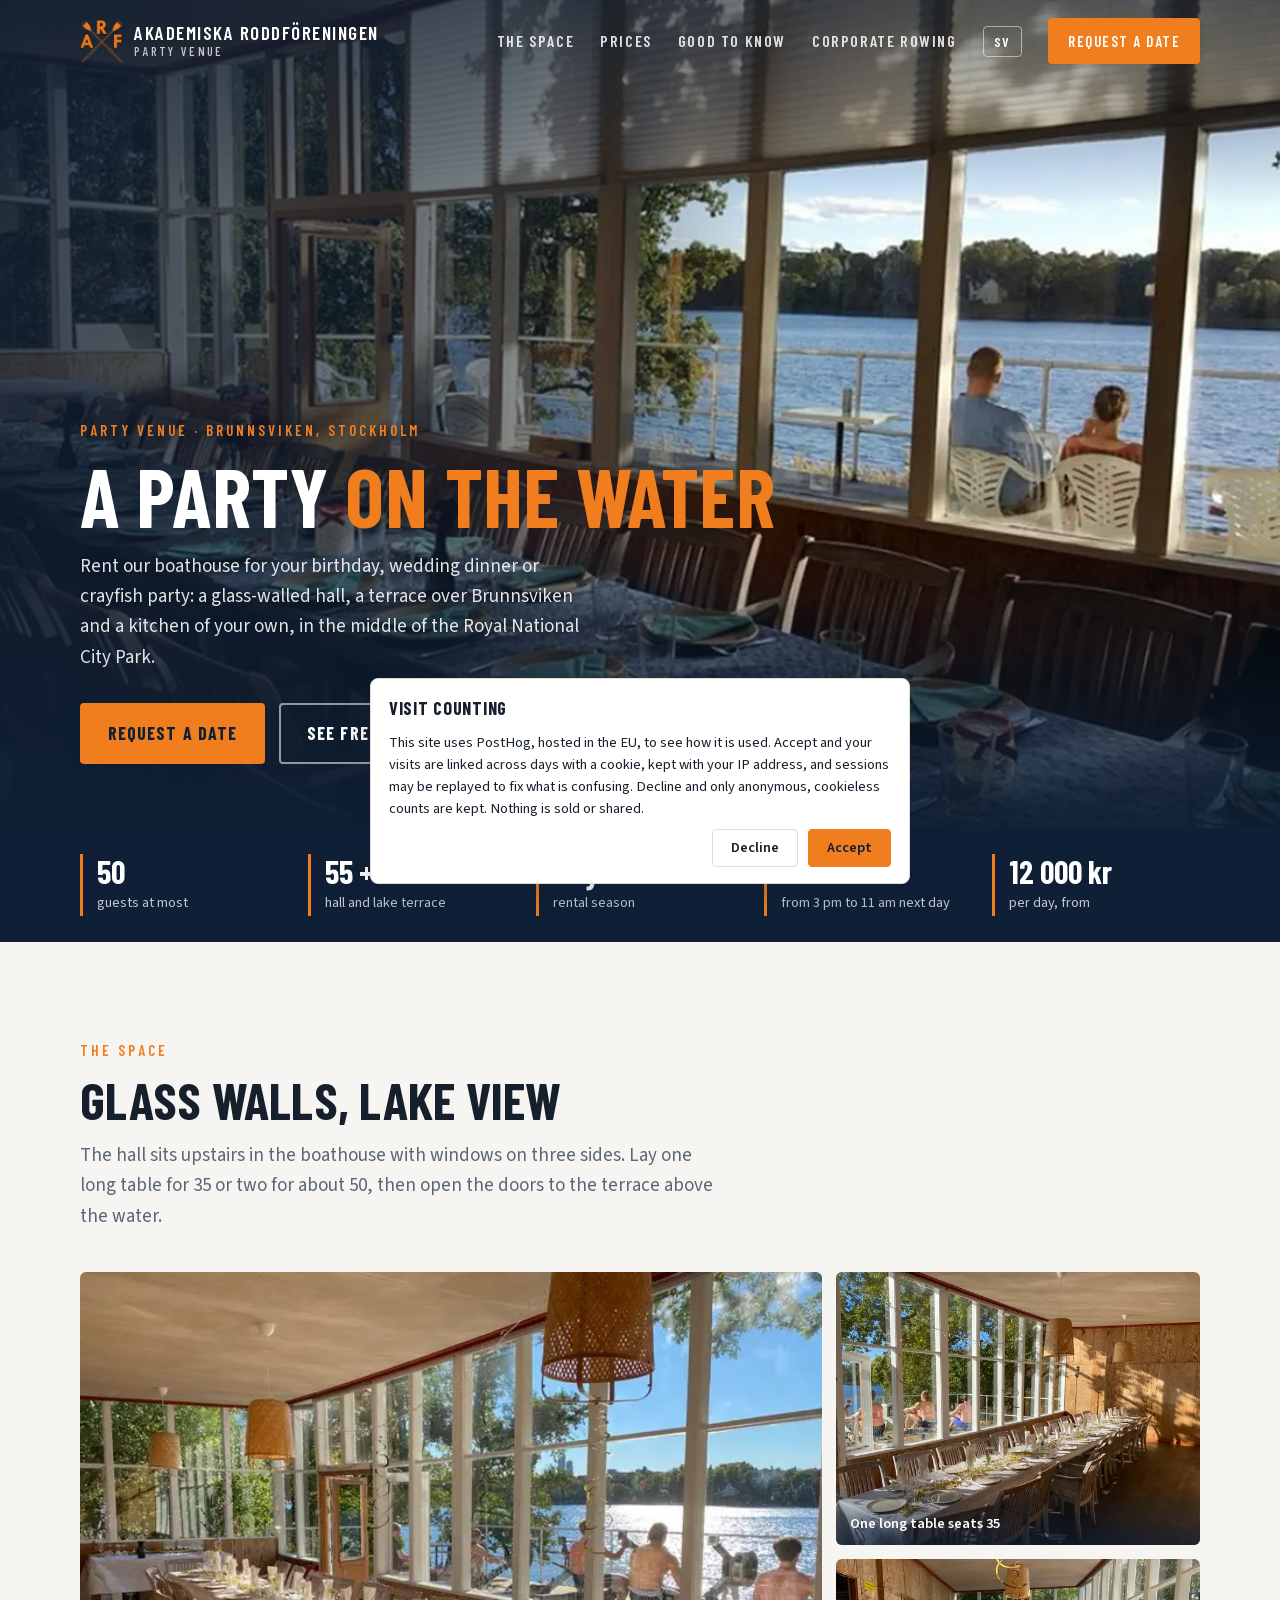
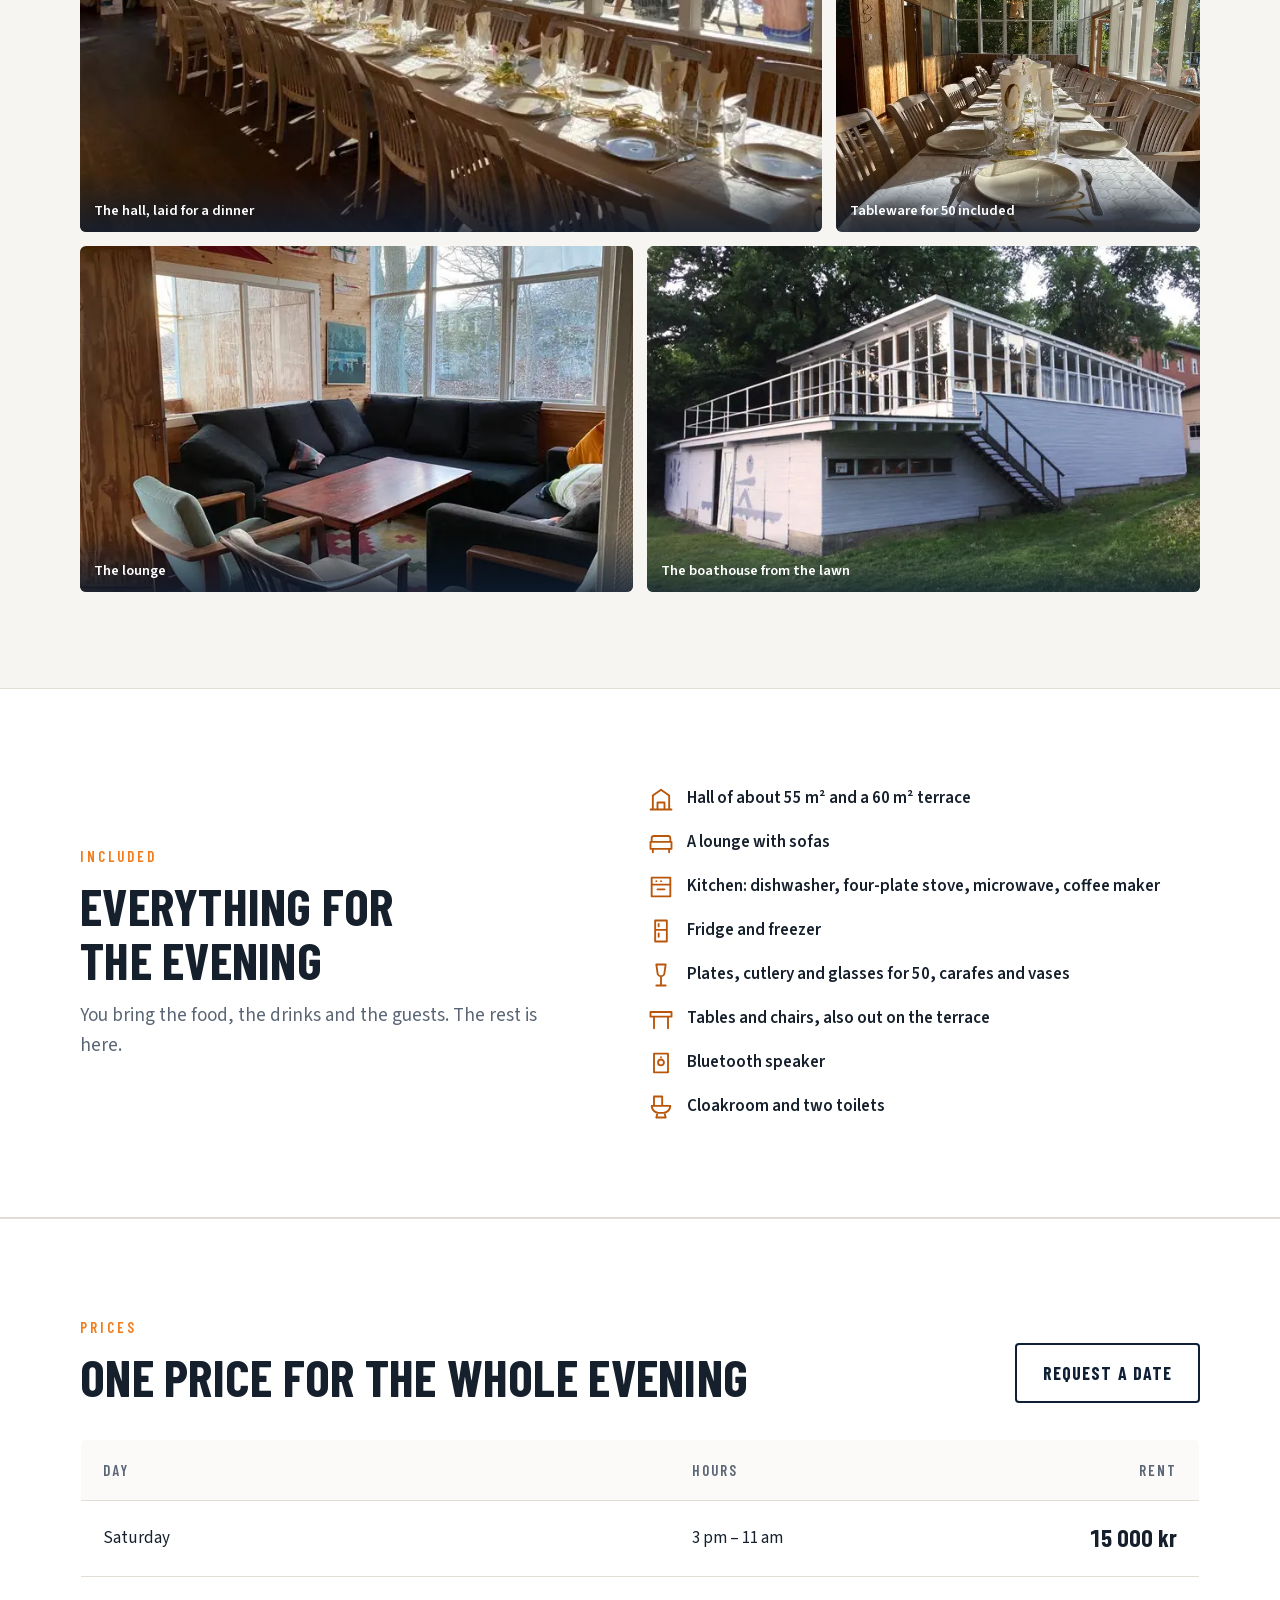
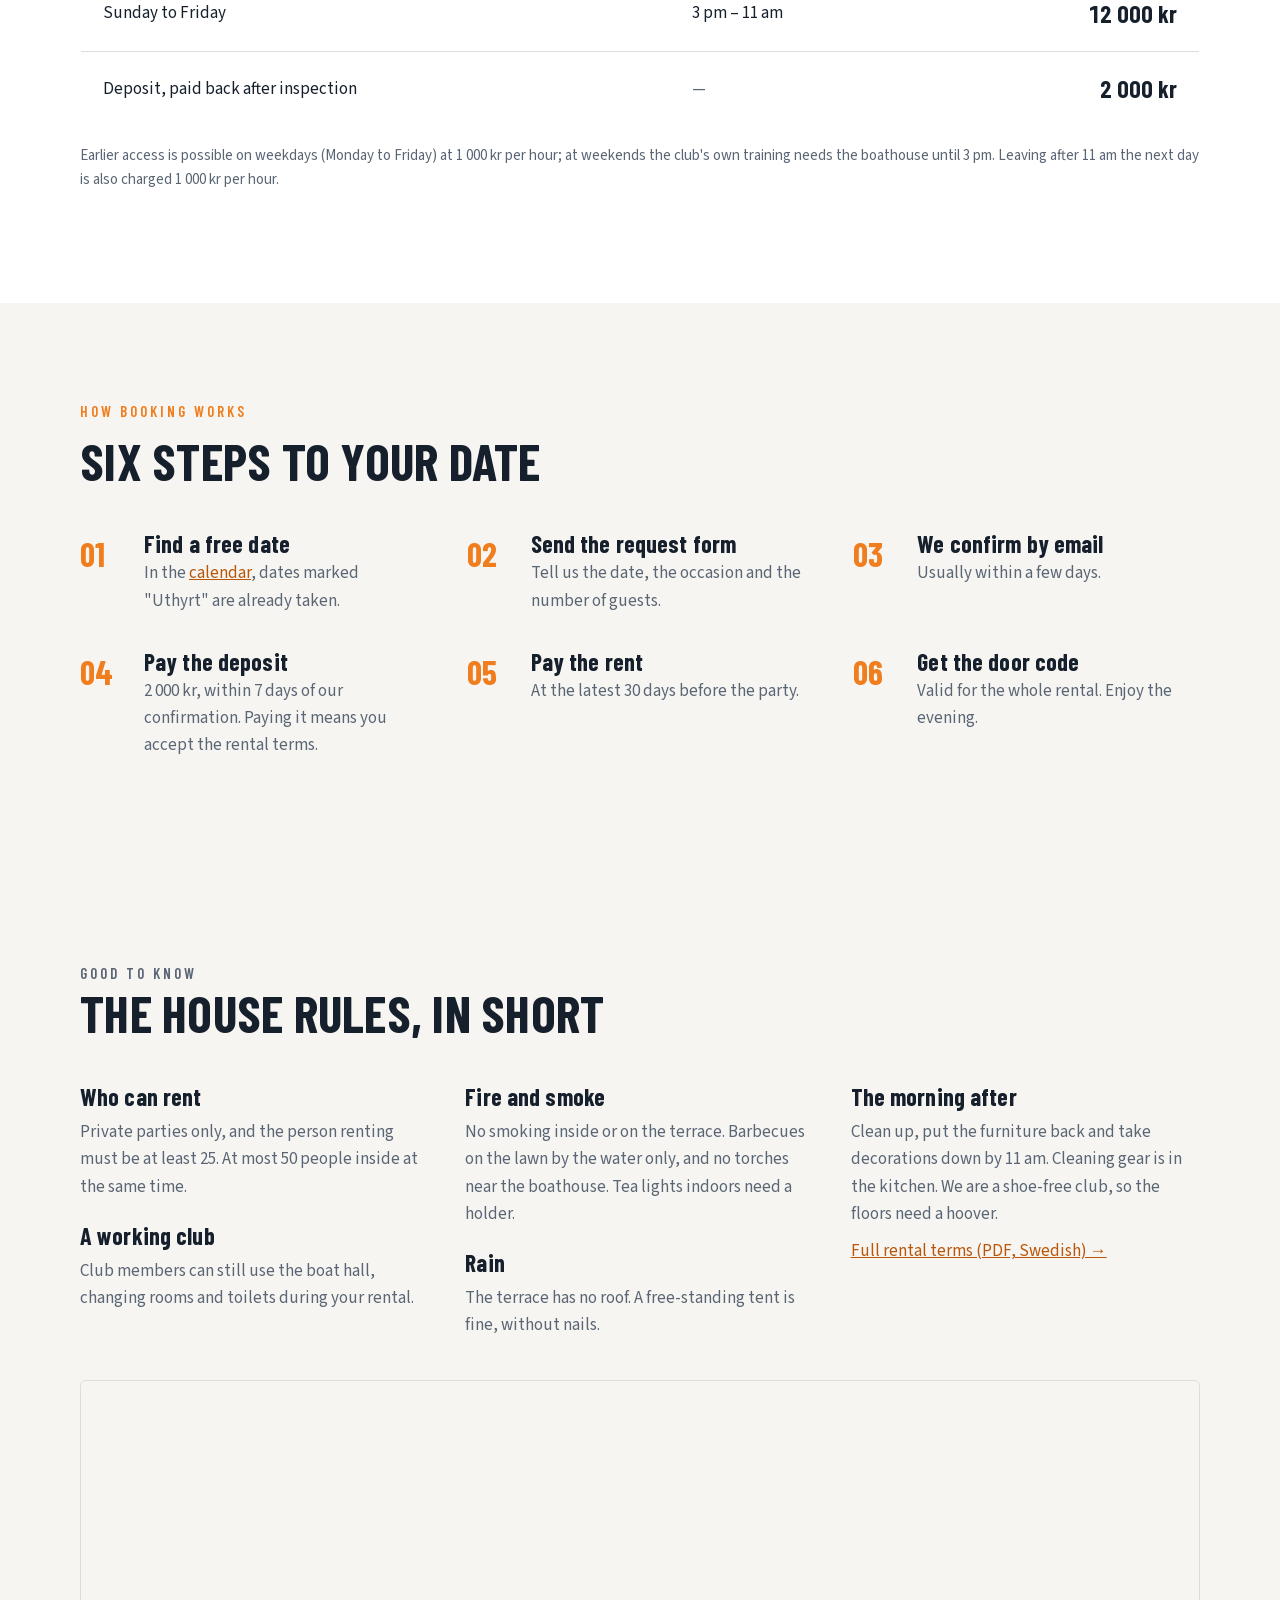
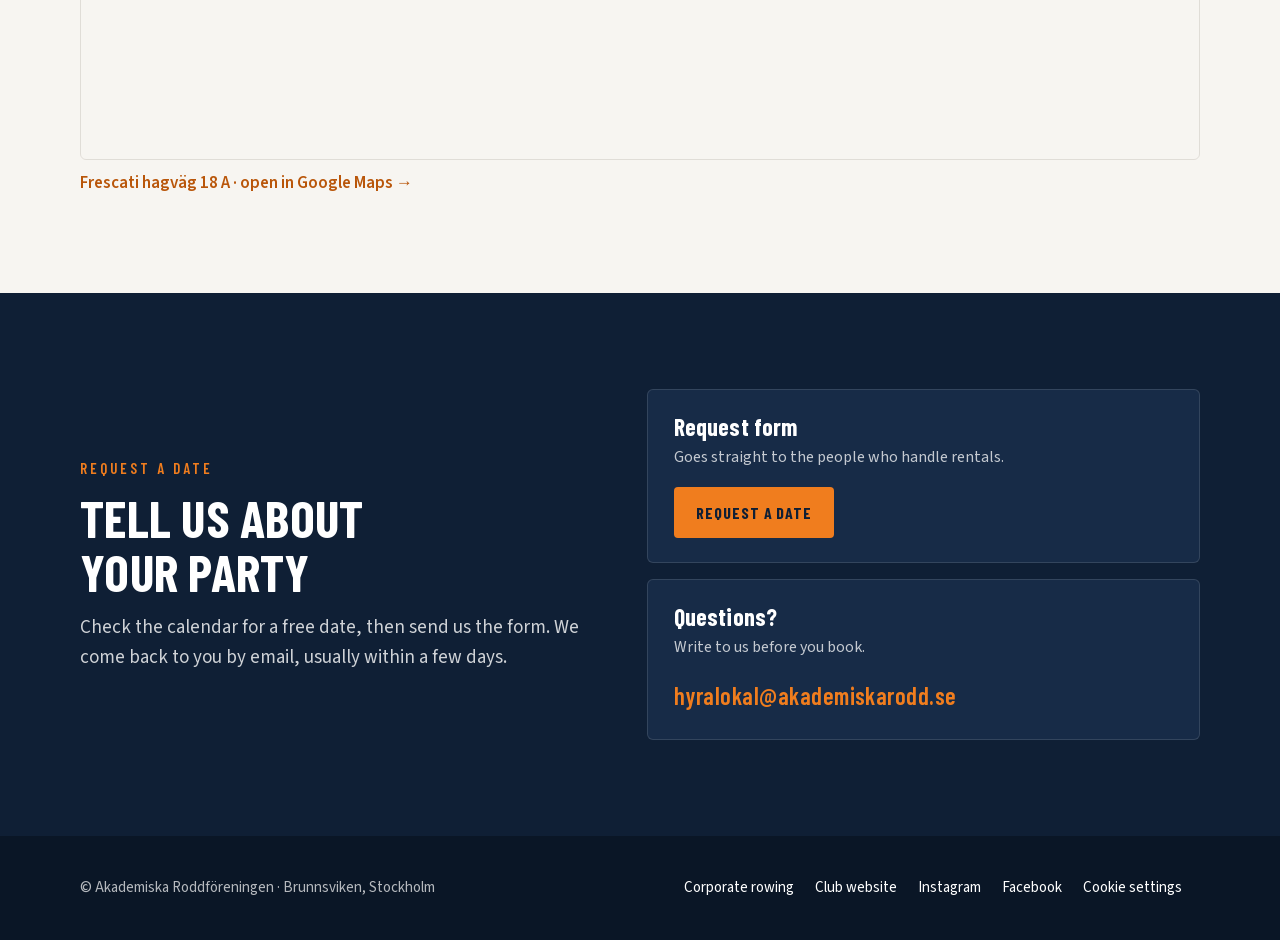
<file: index.html>
<!doctype html>
<html lang="en" data-alt-sv="https://hyralokal.akademiskarodd.se/sv/">
<head>
<meta charset="utf-8">
<meta name="viewport" content="width=device-width, initial-scale=1">
<script>
(function () {
  var fixed = document.documentElement.getAttribute("data-lang-fixed");
  if (fixed) { document.documentElement.lang = fixed; return; }
  var pick = null;
  try { pick = new URLSearchParams(location.search).get("lang") || localStorage.getItem("arf-lang"); } catch (e) {}
  if (pick !== "sv" && pick !== "en") {
    var langs = navigator.languages || [navigator.language || "en"];
    pick = /^(sv|nb|no|nn|da|fi)\b/i.test(langs[0] || "") ? "sv" : "en";
  }
  document.documentElement.lang = pick;
})();
</script>
<title>Party venue on Brunnsviken · Akademiska Roddföreningen</title>
<meta name="description" content="Rent Akademiska Roddföreningen's boathouse on Brunnsviken, Stockholm, for a private party: a 55 m² hall, a 60 m² terrace over the lake, kitchen and lounge, up to 50 guests, May to October.">
<link rel="canonical" href="https://hyralokal.akademiskarodd.se/">
<meta property="og:type" content="website">
<meta property="og:site_name" content="Akademiska Roddföreningen">
<meta property="og:title" content="Party venue on Brunnsviken, Stockholm">
<meta property="og:description" content="Rent the rowing club's boathouse for a private party: a 55 m² hall, a 60 m² terrace over the lake and a kitchen, up to 50 guests, May to October.">
<meta property="og:url" content="https://hyralokal.akademiskarodd.se/">
<meta property="og:image" content="https://hyralokal.akademiskarodd.se/assets/venue-hero.jpg">
<meta property="og:locale" content="en_GB">
<meta property="og:locale:alternate" content="sv_SE">
<meta name="twitter:card" content="summary_large_image">
<script type="application/ld+json">
{"@context":"https://schema.org","@type":"EventVenue","name":"Akademiska Roddföreningen boathouse","alternateName":"Festlokal vid Brunnsviken","url":"https://hyralokal.akademiskarodd.se/","image":["https://hyralokal.akademiskarodd.se/assets/venue-hero.jpg","https://hyralokal.akademiskarodd.se/assets/venue-hall-view.jpg","https://hyralokal.akademiskarodd.se/assets/venue-lounge.jpg"],"description":"A party venue on Brunnsviken in Stockholm's Royal National City Park: a 55 m² glass-walled hall, a 60 m² terrace over the lake, kitchen and lounge, for up to 50 guests, May to October.","email":"hyralokal@akademiskarodd.se","maximumAttendeeCapacity":50,"address":{"@type":"PostalAddress","streetAddress":"Frescati hagväg 18 A","postalCode":"114 19","addressLocality":"Stockholm","addressCountry":"SE"},"geo":{"@type":"GeoCoordinates","latitude":59.36155,"longitude":18.04987},"amenityFeature":[{"@type":"LocationFeatureSpecification","name":"Terrace over the lake","value":true},{"@type":"LocationFeatureSpecification","name":"Kitchen","value":true},{"@type":"LocationFeatureSpecification","name":"Tableware for 50","value":true}],"parentOrganization":{"@type":"SportsOrganization","name":"Akademiska Roddföreningen","url":"https://www.akademiskarodd.se/"},"makesOffer":[{"@type":"Offer","name":"Saturday rental, 15:00 to 11:00","price":"15000","priceCurrency":"SEK"},{"@type":"Offer","name":"Sunday to Friday rental, 15:00 to 11:00","price":"12000","priceCurrency":"SEK"}]}
</script>
<link rel="ard" type="application/json" href="/.well-known/ard.json">
<link rel="alternate" hreflang="en" href="https://hyralokal.akademiskarodd.se/">
<link rel="alternate" hreflang="sv" href="https://hyralokal.akademiskarodd.se/sv/">
<link rel="alternate" hreflang="x-default" href="https://hyralokal.akademiskarodd.se/">
<link rel="icon" href="assets/logo-96.png">
<link rel="preload" href="assets/fonts/barlow-condensed-700.woff2" as="font" type="font/woff2" crossorigin>
<link rel="preload" href="assets/fonts/source-sans-3.woff2" as="font" type="font/woff2" crossorigin>
<link rel="preload" as="image" href="assets/venue-hero-1600.webp" imagesrcset="assets/venue-hero-800.webp 800w, assets/venue-hero-1600.webp 1600w" imagesizes="100vw" fetchpriority="high">
<link rel="stylesheet" href="styles.css">
</head>
<body class="venue">

<header class="top">
  <div class="wrap">
    <a class="brand" href="#">
      <img src="assets/logo-96.png" alt="ARF" width="42" height="45">
      <span>Akademiska Roddföreningen<small lang="en">Party venue</small><small lang="sv">Festlokal</small></span>
    </a>
    <nav class="nav" aria-label="Sections">
      <a href="#space"><span lang="en">The space</span><span lang="sv">Lokalen</span></a>
      <a href="#prices"><span lang="en">Prices</span><span lang="sv">Priser</span></a>
      <a href="#practical"><span lang="en">Good to know</span><span lang="sv">Bra att veta</span></a>
      <a href="https://event.akademiskarodd.se/"><span lang="en">Corporate rowing</span><span lang="sv">Företagsrodd</span></a>
      <button class="lang" type="button" data-switch aria-label="Byt språk / Switch language"><span lang="en">SV</span><span lang="sv">EN</span></button>
      <a class="btn btn-primary" href="#book"><span lang="en">Request a date</span><span lang="sv">Boka ett datum</span></a>
    </nav>
  </div>
</header>

<main>
  <section class="hero">
    <div class="hero-media photo-hero"><img src="assets/venue-hero-1600.webp" srcset="assets/venue-hero-800.webp 800w, assets/venue-hero-1600.webp 1600w" sizes="100vw" alt="The hall laid for dinner, with Brunnsviken outside" fetchpriority="high"></div>
    <div class="wrap">
      <p class="eyebrow"><span lang="en">Party venue · Brunnsviken, Stockholm</span><span lang="sv">Festlokal · Brunnsviken, Stockholm</span></p>
      <h1 lang="en">A party <em>on the water</em></h1>
      <h1 lang="sv">Fest <em>vid vattnet</em></h1>
      <p class="lead" lang="en">Rent our boathouse for your birthday, wedding dinner or crayfish party: a glass-walled hall, a terrace over Brunnsviken and a kitchen of your own, in the middle of the Royal National City Park.</p>
      <p class="lead" lang="sv">Hyr vårt båthus till födelsedagen, bröllopsmiddagen eller kräftskivan: en sal med glasväggar, en terrass över Brunnsviken och ett eget kök, mitt i Kungliga nationalstadsparken.</p>
      <div class="cta">
        <a class="btn btn-primary" href="#book"><span lang="en">Request a date</span><span lang="sv">Boka ett datum</span></a>
        <a class="btn btn-ghost" href="https://www.akademiskarodd.se/akademiskaroddforeningen-hyrafestlokal/kalender" rel="noopener"><span lang="en">See free dates</span><span lang="sv">Se lediga datum</span></a>
      </div>
    </div>
  </section>

  <div class="facts">
    <ul class="wrap">
      <li><b>50</b><span lang="en">guests at most</span><span lang="sv">gäster som mest</span></li>
      <li><b>55 + 60 m²</b><span lang="en">hall and lake terrace</span><span lang="sv">sal och terrass mot sjön</span></li>
      <li><b lang="en">May–Oct</b><b lang="sv">Maj–okt</b><span lang="en">rental season</span><span lang="sv">uthyrningssäsong</span></li>
      <li><b>15–11</b><span lang="en">from 3 pm to 11 am next day</span><span lang="sv">kl 15.00 till 11.00 dagen efter</span></li>
      <li><b>12 000 kr</b><span lang="en">per day, from</span><span lang="sv">per dag, från</span></li>
    </ul>
  </div>

  <section id="space">
    <div class="wrap">
      <p class="eyebrow"><span lang="en">The space</span><span lang="sv">Lokalen</span></p>
      <h2 lang="en">Glass walls, lake view</h2>
      <h2 lang="sv">Glasväggar och sjöutsikt</h2>
      <p class="lead" lang="en">The hall sits upstairs in the boathouse with windows on three sides. Lay one long table for 35 or two for about 50, then open the doors to the terrace above the water.</p>
      <p class="lead" lang="sv">Salen ligger på båthusets övervåning med fönster åt tre håll. Duka ett långbord för 35 eller två för ungefär 50, och öppna dörrarna ut mot terrassen över vattnet.</p>
      <div class="gallery">
        <figure class="g-big"><img src="assets/venue-hall-view.webp" alt="" loading="lazy" decoding="async"><figcaption lang="en">The hall, laid for a dinner</figcaption><figcaption lang="sv">Salen, dukad för middag</figcaption></figure>
        <figure><img src="assets/venue-hall-long.webp" alt="" loading="lazy" decoding="async"><figcaption lang="en">One long table seats 35</figcaption><figcaption lang="sv">Ett långbord rymmer 35</figcaption></figure>
        <figure><img src="assets/venue-table.webp" alt="" loading="lazy" decoding="async"><figcaption lang="en">Tableware for 50 included</figcaption><figcaption lang="sv">Porslin för 50 ingår</figcaption></figure>
        <figure><img src="assets/venue-lounge.webp" alt="" loading="lazy" decoding="async"><figcaption lang="en">The lounge</figcaption><figcaption lang="sv">Vardagsrummet</figcaption></figure>
        <figure><img src="assets/venue-outside.webp" alt="" loading="lazy" decoding="async"><figcaption lang="en">The boathouse from the lawn</figcaption><figcaption lang="sv">Båthuset från gräsmattan</figcaption></figure>
      </div>
    </div>
  </section>

  <section class="included">
    <div class="wrap split">
      <div>
        <p class="eyebrow"><span lang="en">Included</span><span lang="sv">Ingår</span></p>
        <h2 lang="en">Everything for the evening</h2>
        <h2 lang="sv">Allt för kvällen</h2>
        <p class="lead" lang="en">You bring the food, the drinks and the guests. The rest is here.</p>
        <p class="lead" lang="sv">Ni tar med mat, dryck och gäster. Resten finns på plats.</p>
      </div>
      <ul class="amenities wide-list">
        <li><svg viewBox="0 0 24 24" aria-hidden="true"><path d="M3 21h18M5 21V9l7-5 7 5v12M9 21v-6h6v6"/></svg><span lang="en">Hall of about 55 m² and a 60 m² terrace</span><span lang="sv">Sal på cirka 55 m² och en terrass på 60 m²</span></li>
        <li><svg viewBox="0 0 24 24" aria-hidden="true"><path d="M4 11V8a2 2 0 0 1 2-2h12a2 2 0 0 1 2 2v3M3 11h18v6H3zM5 17v3M19 17v3"/></svg><span lang="en">A lounge with sofas</span><span lang="sv">Ett vardagsrum med soffor</span></li>
        <li><svg viewBox="0 0 24 24" aria-hidden="true"><path d="M4 4h16v16H4zM4 10h16M8 7h.01M12 7h.01M9 14h6"/></svg><span lang="en">Kitchen: dishwasher, four-plate stove, microwave, coffee maker</span><span lang="sv">Kök: diskmaskin, spis med fyra plattor, mikro, kaffebryggare</span></li>
        <li><svg viewBox="0 0 24 24" aria-hidden="true"><path d="M7 3h10v18H7zM7 11h10M10 6v2M10 14v3"/></svg><span lang="en">Fridge and freezer</span><span lang="sv">Kyl och frys</span></li>
        <li><svg viewBox="0 0 24 24" aria-hidden="true"><path d="M8 3h8l-1 7a3 3 0 0 1-6 0zM12 13v7M8 21h8"/></svg><span lang="en">Plates, cutlery and glasses for 50, carafes and vases</span><span lang="sv">Tallrikar, bestick och glas för 50, karaffer och vaser</span></li>
        <li><svg viewBox="0 0 24 24" aria-hidden="true"><path d="M4 10h16M6 10v10M18 10v10M3 6h18v4H3z"/></svg><span lang="en">Tables and chairs, also out on the terrace</span><span lang="sv">Bord och stolar, även ute på terrassen</span></li>
        <li><svg viewBox="0 0 24 24" aria-hidden="true"><path d="M6 4h12v16H6zM12 14a2.5 2.5 0 1 0 0-5 2.5 2.5 0 0 0 0 5zM12 7h.01"/></svg><span lang="en">Bluetooth speaker</span><span lang="sv">Bluetooth-högtalare</span></li>
        <li><svg viewBox="0 0 24 24" aria-hidden="true"><path d="M6 3h7v8H6zM4 11h16a6 6 0 0 1-6 6h-4a6 6 0 0 1-6-6zM9 17l-1 4h8l-1-4"/></svg><span lang="en">Cloakroom and two toilets</span><span lang="sv">Garderob och två toaletter</span></li>
      </ul>
    </div>
  </section>

  <section class="prices" id="prices">
    <div class="wrap">
      <div class="head">
        <div>
          <p class="eyebrow"><span lang="en">Prices</span><span lang="sv">Priser</span></p>
          <h2 lang="en">One price for the whole evening</h2>
          <h2 lang="sv">Ett pris för hela kvällen</h2>
        </div>
        <a class="btn btn-dark" href="#book"><span lang="en">Request a date</span><span lang="sv">Boka ett datum</span></a>
      </div>
      <table>
        <thead><tr>
          <th><span lang="en">Day</span><span lang="sv">Dag</span></th>
          <th><span lang="en">Hours</span><span lang="sv">Tider</span></th>
          <th><span lang="en">Rent</span><span lang="sv">Hyra</span></th>
        </tr></thead>
        <tbody>
          <tr><td lang="en">Saturday</td><td lang="sv">Lördag</td><td lang="en">3 pm – 11 am</td><td lang="sv">15.00 – 11.00</td><td>15 000 kr</td></tr>
          <tr><td lang="en">Sunday to Friday</td><td lang="sv">Söndag till fredag</td><td lang="en">3 pm – 11 am</td><td lang="sv">15.00 – 11.00</td><td>12 000 kr</td></tr>
          <tr><td lang="en">Deposit, paid back after inspection</td><td lang="sv">Deposition, återbetalas efter besiktning</td><td>—</td><td>2 000 kr</td></tr>
        </tbody>
      </table>
      <p class="small" lang="en">Earlier access is possible on weekdays (Monday to Friday) at 1 000 kr per hour; at weekends the club's own training needs the boathouse until 3 pm. Leaving after 11 am the next day is also charged 1 000 kr per hour.</p>
      <p class="small" lang="sv">Tidigare tillträde går att få på vardagar (måndag–fredag) för 1 000 kr per timme; på helger använder klubben båthuset fram till kl 15.00. Försenat frånträde efter kl 11.00 debiteras också med 1 000 kr per timme.</p>
    </div>
  </section>

  <section class="booking-steps">
    <div class="wrap">
      <p class="eyebrow"><span lang="en">How booking works</span><span lang="sv">Så bokar ni</span></p>
      <h2 lang="en">Six steps to your date</h2>
      <h2 lang="sv">Sex steg till ert datum</h2>
      <ol class="steps two-col">
        <li><h3 lang="en">Find a free date</h3><h3 lang="sv">Hitta ett ledigt datum</h3>
          <p lang="en">In the <a href="https://www.akademiskarodd.se/akademiskaroddforeningen-hyrafestlokal/kalender" rel="noopener">calendar</a>, dates marked "Uthyrt" are already taken.</p>
          <p lang="sv">I <a href="https://www.akademiskarodd.se/akademiskaroddforeningen-hyrafestlokal/kalender" rel="noopener">kalendern</a> är datum märkta "Uthyrt" redan bokade.</p></li>
        <li><h3 lang="en">Send the request form</h3><h3 lang="sv">Skicka intresseformuläret</h3>
          <p lang="en">Tell us the date, the occasion and the number of guests.</p>
          <p lang="sv">Ange datum, tillfälle och antal gäster.</p></li>
        <li><h3 lang="en">We confirm by email</h3><h3 lang="sv">Vi bekräftar via mejl</h3>
          <p lang="en">Usually within a few days.</p>
          <p lang="sv">Oftast inom några dagar.</p></li>
        <li><h3 lang="en">Pay the deposit</h3><h3 lang="sv">Betala depositionen</h3>
          <p lang="en">2 000 kr, within 7 days of our confirmation. Paying it means you accept the rental terms.</p>
          <p lang="sv">2 000 kr, senast 7 dagar efter vår bekräftelse. Med betalningen godkänner ni hyresvillkoren.</p></li>
        <li><h3 lang="en">Pay the rent</h3><h3 lang="sv">Betala hyran</h3>
          <p lang="en">At the latest 30 days before the party.</p>
          <p lang="sv">Senast 30 dagar före festen.</p></li>
        <li><h3 lang="en">Get the door code</h3><h3 lang="sv">Få portkoden</h3>
          <p lang="en">Valid for the whole rental. Enjoy the evening.</p>
          <p lang="sv">Gäller under hela hyrestiden. Trevlig fest!</p></li>
      </ol>
    </div>
  </section>

  <section class="practical" id="practical">
    <div class="wrap">
      <p class="eyebrow"><span lang="en">Good to know</span><span lang="sv">Bra att veta</span></p>
      <h2 lang="en">The house rules, in short</h2>
      <h2 lang="sv">Husreglerna i korthet</h2>
      <div class="grid">
        <div>
          <h3 lang="en">Who can rent</h3><h3 lang="sv">Vem kan hyra</h3>
          <p lang="en">Private parties only, and the person renting must be at least 25. At most 50 people inside at the same time.</p>
          <p lang="sv">Endast slutna sällskap, och den som hyr ska vara minst 25 år. Högst 50 personer inne samtidigt.</p>
          <h3 class="mt" lang="en">A working club</h3><h3 class="mt" lang="sv">En aktiv klubb</h3>
          <p lang="en">Club members can still use the boat hall, changing rooms and toilets during your rental.</p>
          <p lang="sv">Klubbens medlemmar kan använda båthall, omklädningsrum och toaletter även under uthyrningen.</p>
        </div>
        <div>
          <h3 lang="en">Fire and smoke</h3><h3 lang="sv">Eld och rök</h3>
          <p lang="en">No smoking inside or on the terrace. Barbecues on the lawn by the water only, and no torches near the boathouse. Tea lights indoors need a holder.</p>
          <p lang="sv">Ingen rökning inne eller på terrassen. Grillning endast på gräsytan vid vattnet, och inga marschaller nära båthuset. Värmeljus inne bara med skydd under.</p>
          <h3 class="mt" lang="en">Rain</h3><h3 class="mt" lang="sv">Regn</h3>
          <p lang="en">The terrace has no roof. A free-standing tent is fine, without nails.</p>
          <p lang="sv">Terrassen har inget tak. Ett fristående tält går bra, utan spikar.</p>
        </div>
        <div>
          <h3 lang="en">The morning after</h3><h3 lang="sv">Morgonen efter</h3>
          <p lang="en">Clean up, put the furniture back and take decorations down by 11 am. Cleaning gear is in the kitchen. We are a shoe-free club, so the floors need a hoover.</p>
          <p lang="sv">Städa, ställ tillbaka möblerna och ta ner dekorationerna senast kl 11.00. Städutrustning finns i köket. Vi är en skofri klubb, så golven behöver dammsugas.</p>
          <p><a href="https://www.akademiskarodd.se/dokument/37e8c5ff-8c24-49c3-a6ce-6708cafc8e61" rel="noopener"><span lang="en">Full rental terms (PDF, Swedish) →</span><span lang="sv">Fullständiga hyresvillkor (PDF) →</span></a></p>
        </div>
      </div>
      <div class="map">
        <iframe title="Map: Akademiska Roddföreningen, Brunnsviken" loading="lazy" src="https://www.openstreetmap.org/export/embed.html?bbox=18.0380%2C59.3565%2C18.0620%2C59.3665&amp;layer=mapnik&amp;marker=59.36155%2C18.04987"></iframe>
        <a href="https://www.google.com/maps/search/?api=1&amp;query=59.36155,18.04987" rel="noopener"><span lang="en">Frescati hagväg 18 A · open in Google Maps →</span><span lang="sv">Frescati hagväg 18 A · öppna i Google Maps →</span></a>
      </div>
    </div>
  </section>

  <section class="contact" id="book">
    <div class="wrap split">
      <div>
        <p class="eyebrow"><span lang="en">Request a date</span><span lang="sv">Boka ett datum</span></p>
        <h2 lang="en">Tell us about your party</h2>
        <h2 lang="sv">Berätta om er fest</h2>
        <p class="lead" lang="en">Check the calendar for a free date, then send us the form. We come back to you by email, usually within a few days.</p>
        <p class="lead" lang="sv">Kolla kalendern efter ett ledigt datum och skicka sedan formuläret. Vi återkommer via mejl, oftast inom några dagar.</p>
      </div>
      <div class="ways">
        <div class="way">
          <h3 lang="en">Request form</h3><h3 lang="sv">Intresseformulär</h3>
          <p lang="en">Goes straight to the people who handle rentals.</p>
          <p lang="sv">Går direkt till de som sköter uthyrningen.</p>
          <a class="btn btn-primary" href="https://www.svenskalag.se/akademiskaroddforeningen/formular/hyra-festlokal-deposition/27509" rel="noopener"><span lang="en">Request a date</span><span lang="sv">Boka ett datum</span></a>
        </div>
        <div class="way">
          <h3 lang="en">Questions?</h3><h3 lang="sv">Frågor?</h3>
          <p lang="en">Write to us before you book.</p>
          <p lang="sv">Skriv till oss innan ni bokar.</p>
          <a class="mail" lang="en" href="mailto:hyralokal@akademiskarodd.se?subject=Renting%20the%20boathouse&amp;body=Date%3A%20%0AOccasion%3A%20%0ANumber%20of%20guests%3A%20%0AQuestion%3A%20">hyralokal@akademiskarodd.se</a>
          <a class="mail" lang="sv" href="mailto:hyralokal@akademiskarodd.se?subject=Hyra%20festlokal&amp;body=Datum%3A%20%0ATillf%C3%A4lle%3A%20%0AAntal%20g%C3%A4ster%3A%20%0AFr%C3%A5ga%3A%20">hyralokal@akademiskarodd.se</a>
        </div>
      </div>
    </div>
  </section>
</main>

<footer>
  <div class="wrap">
    <div>© Akademiska Roddföreningen · Brunnsviken, Stockholm</div>
    <div>
      <a href="https://event.akademiskarodd.se/"><span lang="en">Corporate rowing</span><span lang="sv">Företagsrodd</span></a>
      <a href="https://www.akademiskarodd.se/" rel="noopener"><span lang="en">Club website</span><span lang="sv">Klubbens webbplats</span></a>
      <a href="https://www.instagram.com/akademiskaroddforeningen/" rel="noopener">Instagram</a>
      <a href="https://www.facebook.com/akademiskarodd" rel="noopener">Facebook</a>
      <a href="#" data-analytics-choice><span lang="en">Cookie settings</span><span lang="sv">Cookieinställningar</span></a>
    </div>
  </div>
</footer>

<script>
(function () {
  var root = document.documentElement;
  var titles = {
    en: "Party venue on Brunnsviken · Akademiska Roddföreningen",
    sv: "Festlokal vid Brunnsviken · Akademiska Roddföreningen"
  };
  function apply(l) { root.lang = l; document.title = titles[l]; }
  apply(root.lang);
  document.querySelector("[data-switch]").addEventListener("click", function () {
    var next = root.lang === "sv" ? "en" : "sv";
    var alt = root.getAttribute("data-alt-" + next);
    if (alt) {
      try { localStorage.setItem("arf-lang", next); } catch (e) {}
      location.href = alt;
      return;
    }
    apply(next);
    try { localStorage.setItem("arf-lang", next); } catch (e) {}
  });
})();
</script>
<script>addEventListener('load',function(){setTimeout(function(){var s=document.createElement('script');s.src='/assets/measure.js';s.setAttribute('data-token','phc_uUU3ZPTSVmEMbJ9LNpXwENEr3CpRfbgnGsmE4XNWkEJ2');s.setAttribute('data-site','arf');s.setAttribute('data-host','https://r.akademiskarodd.se');document.body.appendChild(s);},1500);});</script>
</body>
</html>
</file>
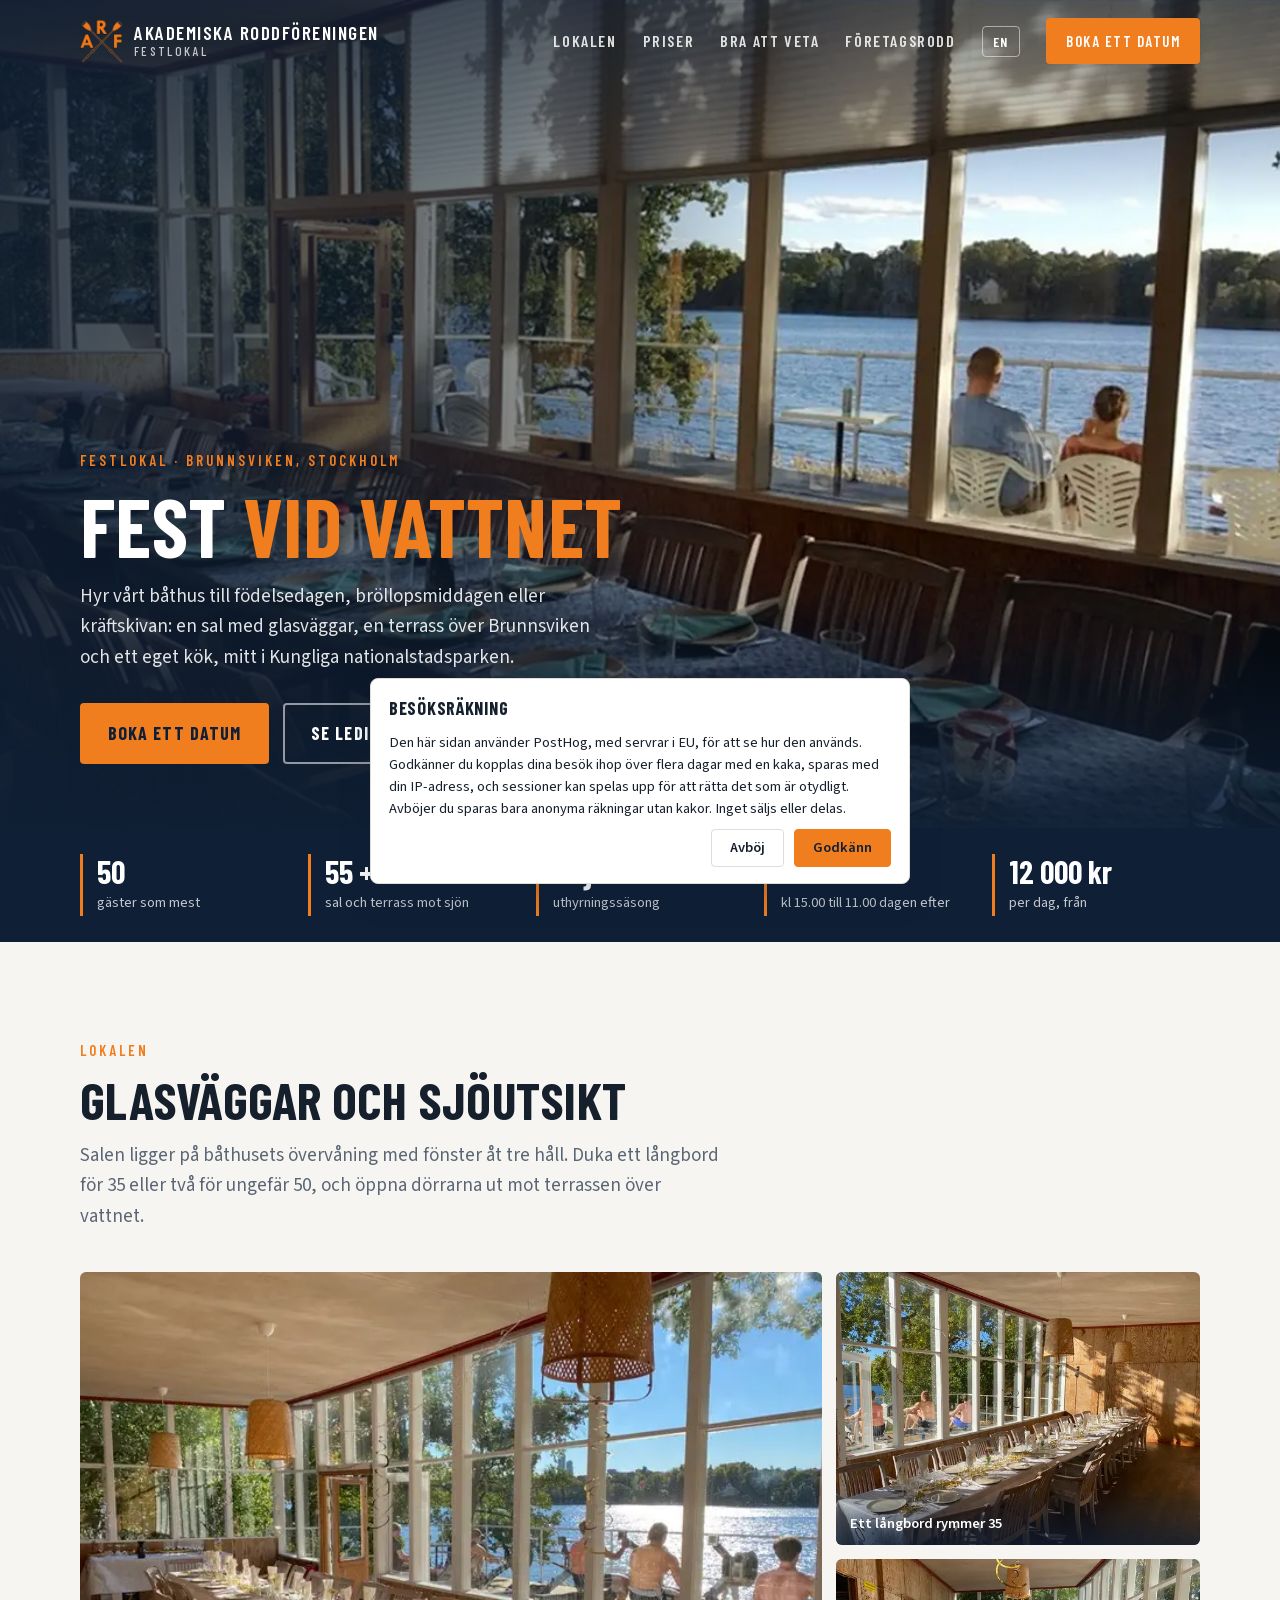
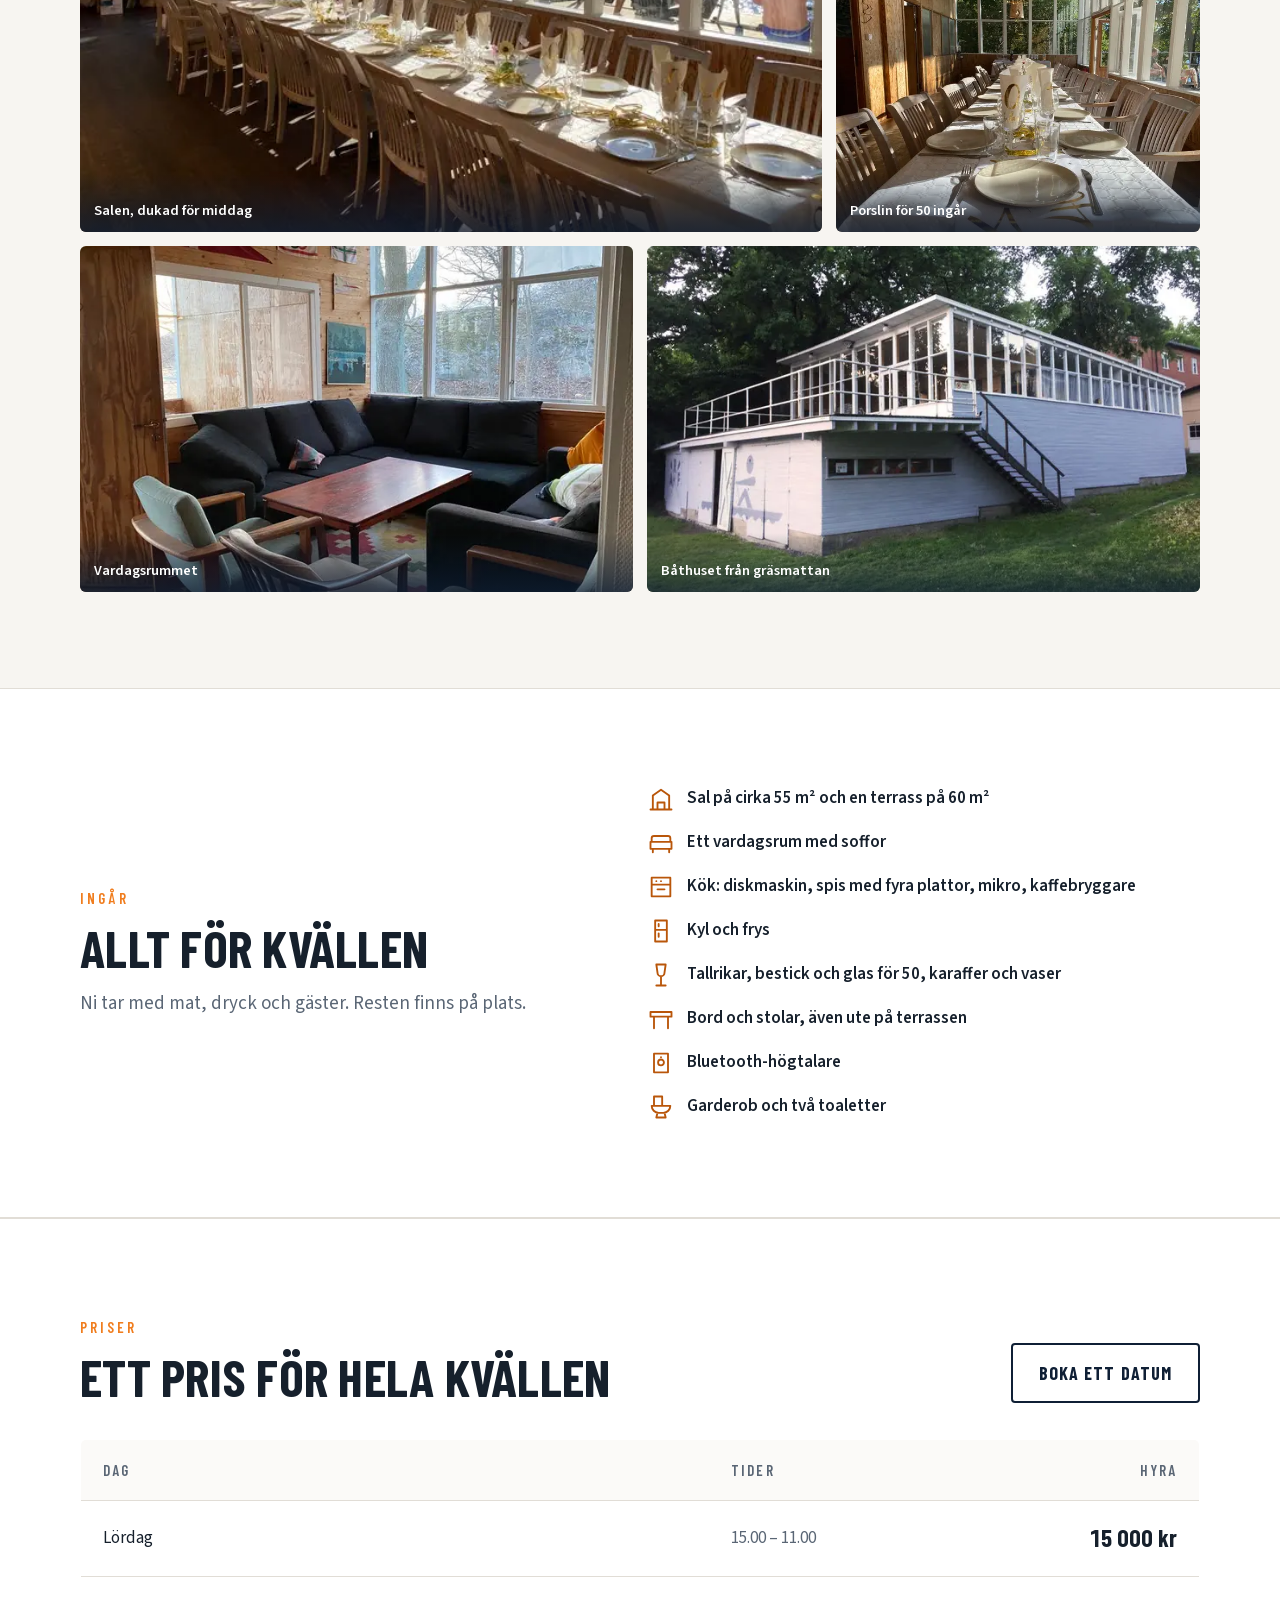
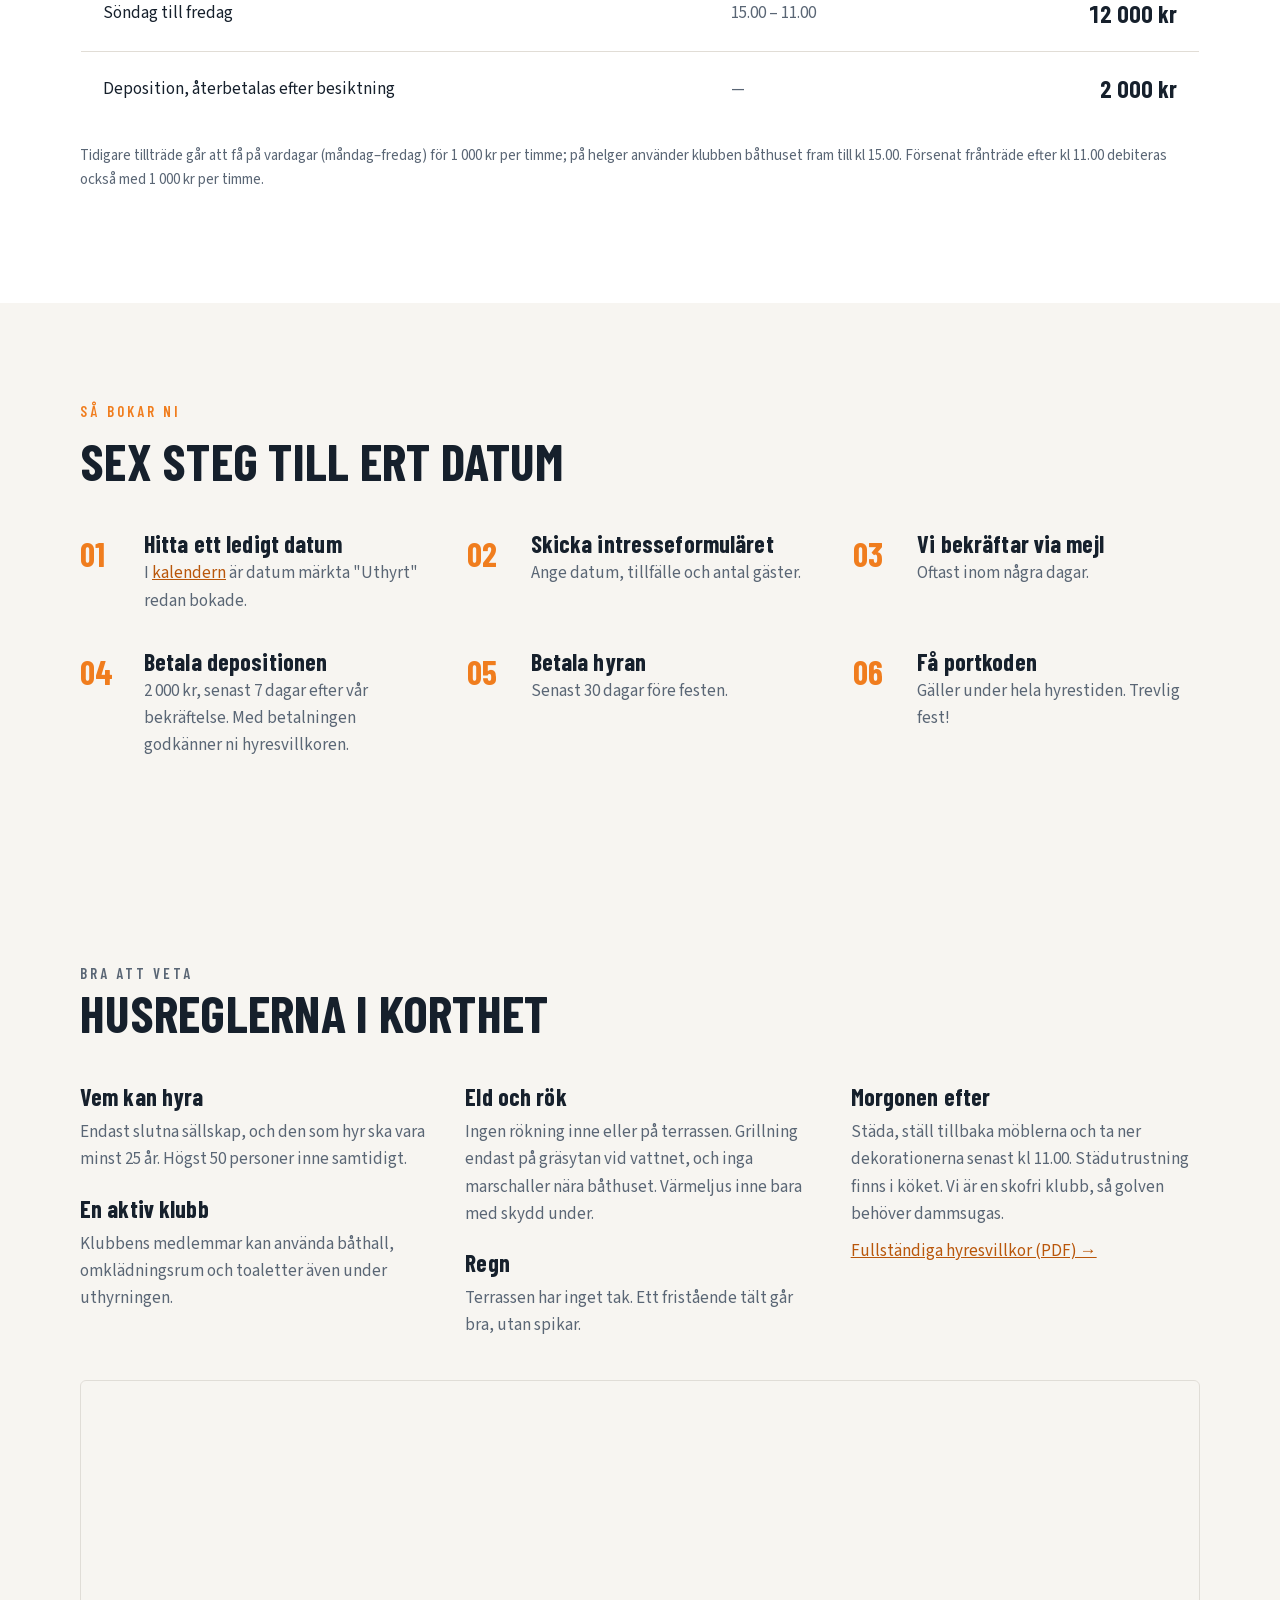
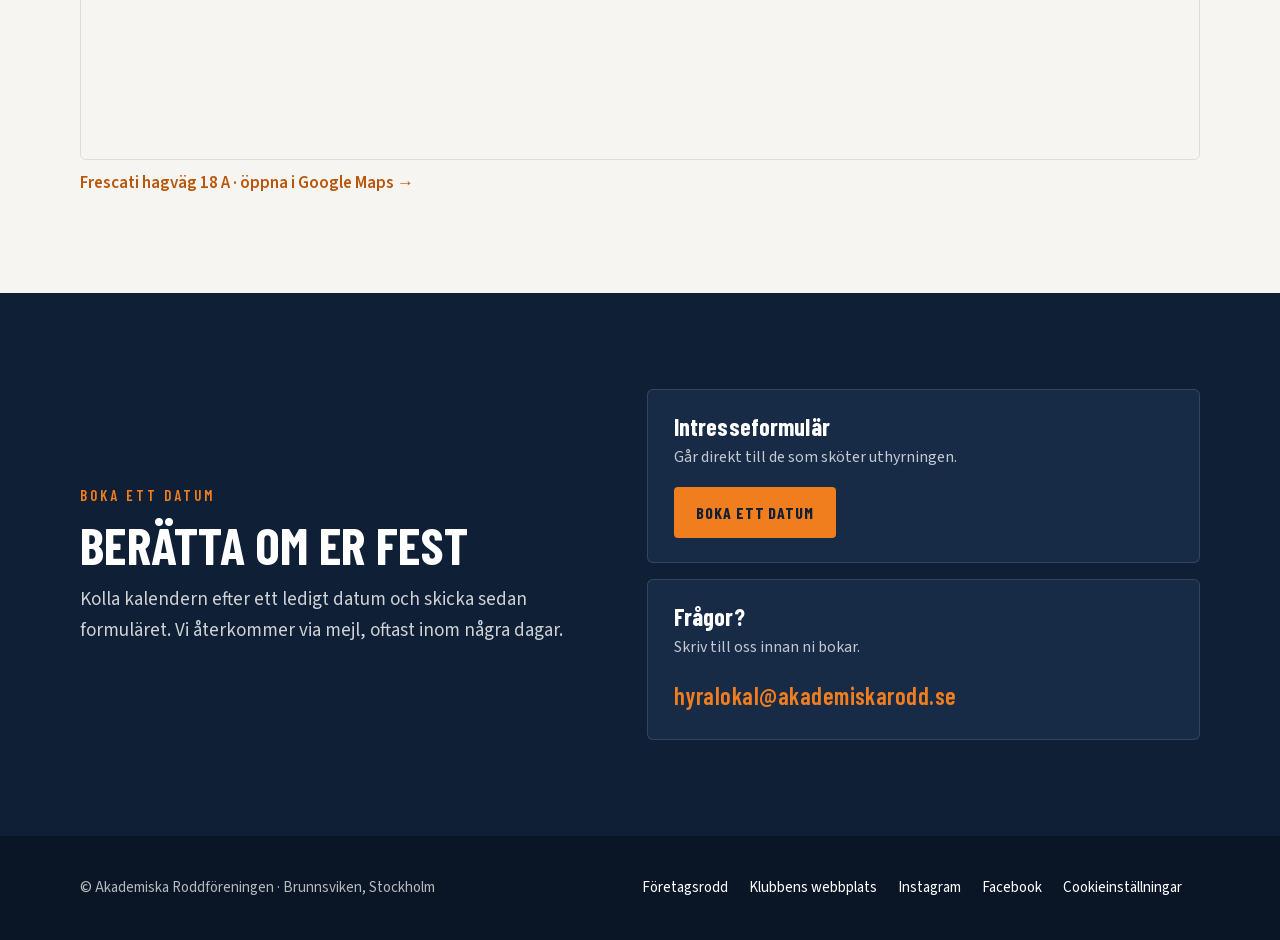
<file: sv/index.html>
<!doctype html>
<html lang="sv" data-lang-fixed="sv" data-alt-en="https://hyralokal.akademiskarodd.se/?lang=en">
<head>
<meta charset="utf-8">
<meta name="viewport" content="width=device-width, initial-scale=1">
<script>
(function () {
  var fixed = document.documentElement.getAttribute("data-lang-fixed");
  if (fixed) { document.documentElement.lang = fixed; return; }
  var pick = null;
  try { pick = new URLSearchParams(location.search).get("lang") || localStorage.getItem("arf-lang"); } catch (e) {}
  if (pick !== "sv" && pick !== "en") {
    var langs = navigator.languages || [navigator.language || "en"];
    pick = /^(sv|nb|no|nn|da|fi)\b/i.test(langs[0] || "") ? "sv" : "en";
  }
  document.documentElement.lang = pick;
})();
</script>
<title>Festlokal vid Brunnsviken · Akademiska Roddföreningen</title>
<meta name="description" content="Hyr Akademiska Roddföreningens båthus vid Brunnsviken i Stockholm för en privat fest: sal på 55 m², terrass på 60 m² över sjön, kök och vardagsrum, upp till 50 gäster, maj–oktober.">
<link rel="canonical" href="https://hyralokal.akademiskarodd.se/sv/">
<meta property="og:type" content="website">
<meta property="og:site_name" content="Akademiska Roddföreningen">
<meta property="og:url" content="https://hyralokal.akademiskarodd.se/sv/">
<meta property="og:image" content="https://hyralokal.akademiskarodd.se/assets/venue-hero.jpg">
<meta property="og:locale" content="sv_SE">
<meta property="og:locale:alternate" content="en_GB">
<meta name="twitter:card" content="summary_large_image">
<link rel="ard" type="application/json" href="/.well-known/ard.json">
<meta property="og:title" content="Festlokal vid Brunnsviken, Stockholm">
<meta property="og:description" content="Hyr roddklubbens båthus för en privat fest: sal på 55 m², terrass över sjön och eget kök, upp till 50 gäster, maj–oktober.">
<link rel="alternate" hreflang="en" href="https://hyralokal.akademiskarodd.se/">
<link rel="alternate" hreflang="sv" href="https://hyralokal.akademiskarodd.se/sv/">
<link rel="alternate" hreflang="x-default" href="https://hyralokal.akademiskarodd.se/">
<link rel="icon" href="/assets/logo-96.png">
<link rel="preload" href="/assets/fonts/barlow-condensed-700.woff2" as="font" type="font/woff2" crossorigin>
<link rel="preload" href="/assets/fonts/source-sans-3.woff2" as="font" type="font/woff2" crossorigin>
<link rel="preload" as="image" href="/assets/venue-hero-1600.webp" imagesrcset="/assets/venue-hero-800.webp 800w, /assets/venue-hero-1600.webp 1600w" imagesizes="100vw" fetchpriority="high">
<link rel="stylesheet" href="/styles.css">
</head>
<body class="venue">

<header class="top">
  <div class="wrap">
    <a class="brand" href="#">
      <img src="/assets/logo-96.png" alt="ARF" width="42" height="45">
      <span>Akademiska Roddföreningen<small lang="en">Party venue</small><small lang="sv">Festlokal</small></span>
    </a>
    <nav class="nav" aria-label="Sections">
      <a href="#space"><span lang="en">The space</span><span lang="sv">Lokalen</span></a>
      <a href="#prices"><span lang="en">Prices</span><span lang="sv">Priser</span></a>
      <a href="#practical"><span lang="en">Good to know</span><span lang="sv">Bra att veta</span></a>
      <a href="https://event.akademiskarodd.se/sv/"><span lang="en">Corporate rowing</span><span lang="sv">Företagsrodd</span></a>
      <button class="lang" type="button" data-switch aria-label="Byt språk / Switch language"><span lang="en">SV</span><span lang="sv">EN</span></button>
      <a class="btn btn-primary" href="#book"><span lang="en">Request a date</span><span lang="sv">Boka ett datum</span></a>
    </nav>
  </div>
</header>

<main>
  <section class="hero">
    <div class="hero-media photo-hero"><img src="/assets/venue-hero-1600.webp" srcset="/assets/venue-hero-800.webp 800w, /assets/venue-hero-1600.webp 1600w" sizes="100vw" alt="The hall laid for dinner, with Brunnsviken outside" fetchpriority="high"></div>
    <div class="wrap">
      <p class="eyebrow"><span lang="en">Party venue · Brunnsviken, Stockholm</span><span lang="sv">Festlokal · Brunnsviken, Stockholm</span></p>
      <h1 lang="en">A party <em>on the water</em></h1>
      <h1 lang="sv">Fest <em>vid vattnet</em></h1>
      <p class="lead" lang="en">Rent our boathouse for your birthday, wedding dinner or crayfish party: a glass-walled hall, a terrace over Brunnsviken and a kitchen of your own, in the middle of the Royal National City Park.</p>
      <p class="lead" lang="sv">Hyr vårt båthus till födelsedagen, bröllopsmiddagen eller kräftskivan: en sal med glasväggar, en terrass över Brunnsviken och ett eget kök, mitt i Kungliga nationalstadsparken.</p>
      <div class="cta">
        <a class="btn btn-primary" href="#book"><span lang="en">Request a date</span><span lang="sv">Boka ett datum</span></a>
        <a class="btn btn-ghost" href="https://www.akademiskarodd.se/akademiskaroddforeningen-hyrafestlokal/kalender" rel="noopener"><span lang="en">See free dates</span><span lang="sv">Se lediga datum</span></a>
      </div>
    </div>
  </section>

  <div class="facts">
    <ul class="wrap">
      <li><b>50</b><span lang="en">guests at most</span><span lang="sv">gäster som mest</span></li>
      <li><b>55 + 60 m²</b><span lang="en">hall and lake terrace</span><span lang="sv">sal och terrass mot sjön</span></li>
      <li><b lang="en">May–Oct</b><b lang="sv">Maj–okt</b><span lang="en">rental season</span><span lang="sv">uthyrningssäsong</span></li>
      <li><b>15–11</b><span lang="en">from 3 pm to 11 am next day</span><span lang="sv">kl 15.00 till 11.00 dagen efter</span></li>
      <li><b>12 000 kr</b><span lang="en">per day, from</span><span lang="sv">per dag, från</span></li>
    </ul>
  </div>

  <section id="space">
    <div class="wrap">
      <p class="eyebrow"><span lang="en">The space</span><span lang="sv">Lokalen</span></p>
      <h2 lang="en">Glass walls, lake view</h2>
      <h2 lang="sv">Glasväggar och sjöutsikt</h2>
      <p class="lead" lang="en">The hall sits upstairs in the boathouse with windows on three sides. Lay one long table for 35 or two for about 50, then open the doors to the terrace above the water.</p>
      <p class="lead" lang="sv">Salen ligger på båthusets övervåning med fönster åt tre håll. Duka ett långbord för 35 eller två för ungefär 50, och öppna dörrarna ut mot terrassen över vattnet.</p>
      <div class="gallery">
        <figure class="g-big"><img src="/assets/venue-hall-view.webp" alt="" loading="lazy" decoding="async"><figcaption lang="en">The hall, laid for a dinner</figcaption><figcaption lang="sv">Salen, dukad för middag</figcaption></figure>
        <figure><img src="/assets/venue-hall-long.webp" alt="" loading="lazy" decoding="async"><figcaption lang="en">One long table seats 35</figcaption><figcaption lang="sv">Ett långbord rymmer 35</figcaption></figure>
        <figure><img src="/assets/venue-table.webp" alt="" loading="lazy" decoding="async"><figcaption lang="en">Tableware for 50 included</figcaption><figcaption lang="sv">Porslin för 50 ingår</figcaption></figure>
        <figure><img src="/assets/venue-lounge.webp" alt="" loading="lazy" decoding="async"><figcaption lang="en">The lounge</figcaption><figcaption lang="sv">Vardagsrummet</figcaption></figure>
        <figure><img src="/assets/venue-outside.webp" alt="" loading="lazy" decoding="async"><figcaption lang="en">The boathouse from the lawn</figcaption><figcaption lang="sv">Båthuset från gräsmattan</figcaption></figure>
      </div>
    </div>
  </section>

  <section class="included">
    <div class="wrap split">
      <div>
        <p class="eyebrow"><span lang="en">Included</span><span lang="sv">Ingår</span></p>
        <h2 lang="en">Everything for the evening</h2>
        <h2 lang="sv">Allt för kvällen</h2>
        <p class="lead" lang="en">You bring the food, the drinks and the guests. The rest is here.</p>
        <p class="lead" lang="sv">Ni tar med mat, dryck och gäster. Resten finns på plats.</p>
      </div>
      <ul class="amenities wide-list">
        <li><svg viewBox="0 0 24 24" aria-hidden="true"><path d="M3 21h18M5 21V9l7-5 7 5v12M9 21v-6h6v6"/></svg><span lang="en">Hall of about 55 m² and a 60 m² terrace</span><span lang="sv">Sal på cirka 55 m² och en terrass på 60 m²</span></li>
        <li><svg viewBox="0 0 24 24" aria-hidden="true"><path d="M4 11V8a2 2 0 0 1 2-2h12a2 2 0 0 1 2 2v3M3 11h18v6H3zM5 17v3M19 17v3"/></svg><span lang="en">A lounge with sofas</span><span lang="sv">Ett vardagsrum med soffor</span></li>
        <li><svg viewBox="0 0 24 24" aria-hidden="true"><path d="M4 4h16v16H4zM4 10h16M8 7h.01M12 7h.01M9 14h6"/></svg><span lang="en">Kitchen: dishwasher, four-plate stove, microwave, coffee maker</span><span lang="sv">Kök: diskmaskin, spis med fyra plattor, mikro, kaffebryggare</span></li>
        <li><svg viewBox="0 0 24 24" aria-hidden="true"><path d="M7 3h10v18H7zM7 11h10M10 6v2M10 14v3"/></svg><span lang="en">Fridge and freezer</span><span lang="sv">Kyl och frys</span></li>
        <li><svg viewBox="0 0 24 24" aria-hidden="true"><path d="M8 3h8l-1 7a3 3 0 0 1-6 0zM12 13v7M8 21h8"/></svg><span lang="en">Plates, cutlery and glasses for 50, carafes and vases</span><span lang="sv">Tallrikar, bestick och glas för 50, karaffer och vaser</span></li>
        <li><svg viewBox="0 0 24 24" aria-hidden="true"><path d="M4 10h16M6 10v10M18 10v10M3 6h18v4H3z"/></svg><span lang="en">Tables and chairs, also out on the terrace</span><span lang="sv">Bord och stolar, även ute på terrassen</span></li>
        <li><svg viewBox="0 0 24 24" aria-hidden="true"><path d="M6 4h12v16H6zM12 14a2.5 2.5 0 1 0 0-5 2.5 2.5 0 0 0 0 5zM12 7h.01"/></svg><span lang="en">Bluetooth speaker</span><span lang="sv">Bluetooth-högtalare</span></li>
        <li><svg viewBox="0 0 24 24" aria-hidden="true"><path d="M6 3h7v8H6zM4 11h16a6 6 0 0 1-6 6h-4a6 6 0 0 1-6-6zM9 17l-1 4h8l-1-4"/></svg><span lang="en">Cloakroom and two toilets</span><span lang="sv">Garderob och två toaletter</span></li>
      </ul>
    </div>
  </section>

  <section class="prices" id="prices">
    <div class="wrap">
      <div class="head">
        <div>
          <p class="eyebrow"><span lang="en">Prices</span><span lang="sv">Priser</span></p>
          <h2 lang="en">One price for the whole evening</h2>
          <h2 lang="sv">Ett pris för hela kvällen</h2>
        </div>
        <a class="btn btn-dark" href="#book"><span lang="en">Request a date</span><span lang="sv">Boka ett datum</span></a>
      </div>
      <table>
        <thead><tr>
          <th><span lang="en">Day</span><span lang="sv">Dag</span></th>
          <th><span lang="en">Hours</span><span lang="sv">Tider</span></th>
          <th><span lang="en">Rent</span><span lang="sv">Hyra</span></th>
        </tr></thead>
        <tbody>
          <tr><td lang="en">Saturday</td><td lang="sv">Lördag</td><td lang="en">3 pm – 11 am</td><td lang="sv">15.00 – 11.00</td><td>15 000 kr</td></tr>
          <tr><td lang="en">Sunday to Friday</td><td lang="sv">Söndag till fredag</td><td lang="en">3 pm – 11 am</td><td lang="sv">15.00 – 11.00</td><td>12 000 kr</td></tr>
          <tr><td lang="en">Deposit, paid back after inspection</td><td lang="sv">Deposition, återbetalas efter besiktning</td><td>—</td><td>2 000 kr</td></tr>
        </tbody>
      </table>
      <p class="small" lang="en">Earlier access is possible on weekdays (Monday to Friday) at 1 000 kr per hour; at weekends the club's own training needs the boathouse until 3 pm. Leaving after 11 am the next day is also charged 1 000 kr per hour.</p>
      <p class="small" lang="sv">Tidigare tillträde går att få på vardagar (måndag–fredag) för 1 000 kr per timme; på helger använder klubben båthuset fram till kl 15.00. Försenat frånträde efter kl 11.00 debiteras också med 1 000 kr per timme.</p>
    </div>
  </section>

  <section class="booking-steps">
    <div class="wrap">
      <p class="eyebrow"><span lang="en">How booking works</span><span lang="sv">Så bokar ni</span></p>
      <h2 lang="en">Six steps to your date</h2>
      <h2 lang="sv">Sex steg till ert datum</h2>
      <ol class="steps two-col">
        <li><h3 lang="en">Find a free date</h3><h3 lang="sv">Hitta ett ledigt datum</h3>
          <p lang="en">In the <a href="https://www.akademiskarodd.se/akademiskaroddforeningen-hyrafestlokal/kalender" rel="noopener">calendar</a>, dates marked "Uthyrt" are already taken.</p>
          <p lang="sv">I <a href="https://www.akademiskarodd.se/akademiskaroddforeningen-hyrafestlokal/kalender" rel="noopener">kalendern</a> är datum märkta "Uthyrt" redan bokade.</p></li>
        <li><h3 lang="en">Send the request form</h3><h3 lang="sv">Skicka intresseformuläret</h3>
          <p lang="en">Tell us the date, the occasion and the number of guests.</p>
          <p lang="sv">Ange datum, tillfälle och antal gäster.</p></li>
        <li><h3 lang="en">We confirm by email</h3><h3 lang="sv">Vi bekräftar via mejl</h3>
          <p lang="en">Usually within a few days.</p>
          <p lang="sv">Oftast inom några dagar.</p></li>
        <li><h3 lang="en">Pay the deposit</h3><h3 lang="sv">Betala depositionen</h3>
          <p lang="en">2 000 kr, within 7 days of our confirmation. Paying it means you accept the rental terms.</p>
          <p lang="sv">2 000 kr, senast 7 dagar efter vår bekräftelse. Med betalningen godkänner ni hyresvillkoren.</p></li>
        <li><h3 lang="en">Pay the rent</h3><h3 lang="sv">Betala hyran</h3>
          <p lang="en">At the latest 30 days before the party.</p>
          <p lang="sv">Senast 30 dagar före festen.</p></li>
        <li><h3 lang="en">Get the door code</h3><h3 lang="sv">Få portkoden</h3>
          <p lang="en">Valid for the whole rental. Enjoy the evening.</p>
          <p lang="sv">Gäller under hela hyrestiden. Trevlig fest!</p></li>
      </ol>
    </div>
  </section>

  <section class="practical" id="practical">
    <div class="wrap">
      <p class="eyebrow"><span lang="en">Good to know</span><span lang="sv">Bra att veta</span></p>
      <h2 lang="en">The house rules, in short</h2>
      <h2 lang="sv">Husreglerna i korthet</h2>
      <div class="grid">
        <div>
          <h3 lang="en">Who can rent</h3><h3 lang="sv">Vem kan hyra</h3>
          <p lang="en">Private parties only, and the person renting must be at least 25. At most 50 people inside at the same time.</p>
          <p lang="sv">Endast slutna sällskap, och den som hyr ska vara minst 25 år. Högst 50 personer inne samtidigt.</p>
          <h3 class="mt" lang="en">A working club</h3><h3 class="mt" lang="sv">En aktiv klubb</h3>
          <p lang="en">Club members can still use the boat hall, changing rooms and toilets during your rental.</p>
          <p lang="sv">Klubbens medlemmar kan använda båthall, omklädningsrum och toaletter även under uthyrningen.</p>
        </div>
        <div>
          <h3 lang="en">Fire and smoke</h3><h3 lang="sv">Eld och rök</h3>
          <p lang="en">No smoking inside or on the terrace. Barbecues on the lawn by the water only, and no torches near the boathouse. Tea lights indoors need a holder.</p>
          <p lang="sv">Ingen rökning inne eller på terrassen. Grillning endast på gräsytan vid vattnet, och inga marschaller nära båthuset. Värmeljus inne bara med skydd under.</p>
          <h3 class="mt" lang="en">Rain</h3><h3 class="mt" lang="sv">Regn</h3>
          <p lang="en">The terrace has no roof. A free-standing tent is fine, without nails.</p>
          <p lang="sv">Terrassen har inget tak. Ett fristående tält går bra, utan spikar.</p>
        </div>
        <div>
          <h3 lang="en">The morning after</h3><h3 lang="sv">Morgonen efter</h3>
          <p lang="en">Clean up, put the furniture back and take decorations down by 11 am. Cleaning gear is in the kitchen. We are a shoe-free club, so the floors need a hoover.</p>
          <p lang="sv">Städa, ställ tillbaka möblerna och ta ner dekorationerna senast kl 11.00. Städutrustning finns i köket. Vi är en skofri klubb, så golven behöver dammsugas.</p>
          <p><a href="https://www.akademiskarodd.se/dokument/37e8c5ff-8c24-49c3-a6ce-6708cafc8e61" rel="noopener"><span lang="en">Full rental terms (PDF, Swedish) →</span><span lang="sv">Fullständiga hyresvillkor (PDF) →</span></a></p>
        </div>
      </div>
      <div class="map">
        <iframe title="Map: Akademiska Roddföreningen, Brunnsviken" loading="lazy" src="https://www.openstreetmap.org/export/embed.html?bbox=18.0380%2C59.3565%2C18.0620%2C59.3665&amp;layer=mapnik&amp;marker=59.36155%2C18.04987"></iframe>
        <a href="https://www.google.com/maps/search/?api=1&amp;query=59.36155,18.04987" rel="noopener"><span lang="en">Frescati hagväg 18 A · open in Google Maps →</span><span lang="sv">Frescati hagväg 18 A · öppna i Google Maps →</span></a>
      </div>
    </div>
  </section>

  <section class="contact" id="book">
    <div class="wrap split">
      <div>
        <p class="eyebrow"><span lang="en">Request a date</span><span lang="sv">Boka ett datum</span></p>
        <h2 lang="en">Tell us about your party</h2>
        <h2 lang="sv">Berätta om er fest</h2>
        <p class="lead" lang="en">Check the calendar for a free date, then send us the form. We come back to you by email, usually within a few days.</p>
        <p class="lead" lang="sv">Kolla kalendern efter ett ledigt datum och skicka sedan formuläret. Vi återkommer via mejl, oftast inom några dagar.</p>
      </div>
      <div class="ways">
        <div class="way">
          <h3 lang="en">Request form</h3><h3 lang="sv">Intresseformulär</h3>
          <p lang="en">Goes straight to the people who handle rentals.</p>
          <p lang="sv">Går direkt till de som sköter uthyrningen.</p>
          <a class="btn btn-primary" href="https://www.svenskalag.se/akademiskaroddforeningen/formular/hyra-festlokal-deposition/27509" rel="noopener"><span lang="en">Request a date</span><span lang="sv">Boka ett datum</span></a>
        </div>
        <div class="way">
          <h3 lang="en">Questions?</h3><h3 lang="sv">Frågor?</h3>
          <p lang="en">Write to us before you book.</p>
          <p lang="sv">Skriv till oss innan ni bokar.</p>
          <a class="mail" lang="en" href="mailto:hyralokal@akademiskarodd.se?subject=Renting%20the%20boathouse&amp;body=Date%3A%20%0AOccasion%3A%20%0ANumber%20of%20guests%3A%20%0AQuestion%3A%20">hyralokal@akademiskarodd.se</a>
          <a class="mail" lang="sv" href="mailto:hyralokal@akademiskarodd.se?subject=Hyra%20festlokal&amp;body=Datum%3A%20%0ATillf%C3%A4lle%3A%20%0AAntal%20g%C3%A4ster%3A%20%0AFr%C3%A5ga%3A%20">hyralokal@akademiskarodd.se</a>
        </div>
      </div>
    </div>
  </section>
</main>

<footer>
  <div class="wrap">
    <div>© Akademiska Roddföreningen · Brunnsviken, Stockholm</div>
    <div>
      <a href="https://event.akademiskarodd.se/sv/"><span lang="en">Corporate rowing</span><span lang="sv">Företagsrodd</span></a>
      <a href="https://www.akademiskarodd.se/" rel="noopener"><span lang="en">Club website</span><span lang="sv">Klubbens webbplats</span></a>
      <a href="https://www.instagram.com/akademiskaroddforeningen/" rel="noopener">Instagram</a>
      <a href="https://www.facebook.com/akademiskarodd" rel="noopener">Facebook</a>
      <a href="#" data-analytics-choice><span lang="en">Cookie settings</span><span lang="sv">Cookieinställningar</span></a>
    </div>
  </div>
</footer>

<script>
(function () {
  var root = document.documentElement;
  var titles = {
    en: "Party venue on Brunnsviken · Akademiska Roddföreningen",
    sv: "Festlokal vid Brunnsviken · Akademiska Roddföreningen"
  };
  function apply(l) { root.lang = l; document.title = titles[l]; }
  apply(root.lang);
  document.querySelector("[data-switch]").addEventListener("click", function () {
    var next = root.lang === "sv" ? "en" : "sv";
    var alt = root.getAttribute("data-alt-" + next);
    if (alt) {
      try { localStorage.setItem("arf-lang", next); } catch (e) {}
      location.href = alt;
      return;
    }
    apply(next);
    try { localStorage.setItem("arf-lang", next); } catch (e) {}
  });
})();
</script>
<script>addEventListener('load',function(){setTimeout(function(){var s=document.createElement('script');s.src='/assets/measure.js';s.setAttribute('data-token','phc_uUU3ZPTSVmEMbJ9LNpXwENEr3CpRfbgnGsmE4XNWkEJ2');s.setAttribute('data-site','arf');s.setAttribute('data-host','https://r.akademiskarodd.se');document.body.appendChild(s);},1500);});</script>
</body>
</html>
</file>
<file: styles.css>
@font-face { font-family: "Barlow Condensed"; font-style: normal; font-weight: 500; font-display: swap; src: url("assets/fonts/barlow-condensed-500.woff2") format("woff2"); }
@font-face { font-family: "Barlow Condensed"; font-style: normal; font-weight: 600; font-display: swap; src: url("assets/fonts/barlow-condensed-600.woff2") format("woff2"); }
@font-face { font-family: "Barlow Condensed"; font-style: normal; font-weight: 700; font-display: swap; src: url("assets/fonts/barlow-condensed-700.woff2") format("woff2"); }
@font-face { font-family: "Source Sans 3"; font-style: normal; font-weight: 400 600; font-display: swap; src: url("assets/fonts/source-sans-3.woff2") format("woff2"); }

:root {
  --navy: #0F1F35;
  --navy-2: #172B47;
  --orange: #F07D1E;
  --orange-ink: #B9560A;
  --paper: #F7F5F1;
  --panel: #FFFFFF;
  --ink: #16202C;
  --muted: #5A6675;
  --line: #E1DDD6;
  --display: "Barlow Condensed", "Arial Narrow", system-ui, sans-serif;
  --body: "Source Sans 3", "Helvetica Neue", Arial, sans-serif;
  --wrap: 1160px;
}

* { box-sizing: border-box; }
html { scroll-behavior: smooth; }
body { margin: 0; background: var(--paper); color: var(--ink); font-family: var(--body); font-size: 17px; line-height: 1.6; }
img { max-width: 100%; display: block; }
a { color: var(--orange-ink); }
.wrap { max-width: var(--wrap); margin: 0 auto; padding: 0 20px; }

h1, h2, h3 { font-family: var(--display); font-weight: 700; line-height: 1.05; letter-spacing: 0.005em; margin: 0; text-wrap: balance; }
h2 { font-size: clamp(34px, 4.4vw, 52px); text-transform: uppercase; }
h3 { font-size: 24px; }
.eyebrow { font-family: var(--display); font-weight: 600; font-size: 15px; letter-spacing: 0.2em; text-transform: uppercase; color: var(--orange); margin: 0 0 10px; }
.lead { font-size: 19px; color: var(--muted); max-width: 640px; margin: 14px 0 0; }

.btn { display: inline-flex; align-items: center; gap: 10px; font-family: var(--display); font-weight: 700; font-size: 18px; letter-spacing: 0.06em; text-transform: uppercase; text-decoration: none; padding: 14px 26px; border-radius: 4px; border: 2px solid transparent; transition: background .15s, color .15s, border-color .15s; }
.btn-primary { background: var(--orange); color: var(--navy); }
.btn-primary:hover { background: #FF9440; }
.btn-ghost { border-color: rgba(255,255,255,.55); color: #fff; }
.btn-ghost:hover { border-color: #fff; background: rgba(255,255,255,.08); }
.btn-dark { border-color: var(--navy); color: var(--navy); }
.btn-dark:hover { background: var(--navy); color: #fff; }

/* Header */
.top { position: absolute; inset: 0 0 auto 0; z-index: 10; }
.top .wrap { display: flex; align-items: center; justify-content: space-between; gap: 20px; padding-top: 18px; padding-bottom: 18px; }
.brand { display: flex; align-items: center; gap: 12px; color: #fff; text-decoration: none; }
.brand img { width: 42px; height: auto; }
.brand span { font-family: var(--display); font-weight: 600; font-size: 19px; letter-spacing: 0.08em; text-transform: uppercase; line-height: 1.1; }
.brand small { display: block; font-size: 13px; letter-spacing: 0.18em; opacity: .75; font-weight: 500; }
.nav { display: flex; align-items: center; gap: 26px; }
.nav a { color: #fff; text-decoration: none; font-family: var(--display); font-weight: 600; font-size: 16px; letter-spacing: 0.1em; text-transform: uppercase; opacity: .85; }
.nav a:hover { opacity: 1; }
.nav .btn { padding: 9px 18px; font-size: 15px; opacity: 1; }

/* Hero */
.hero { position: relative; min-height: 92vh; display: flex; align-items: flex-end; color: #fff; background: var(--navy); padding: 0; overflow: hidden; }
.hero::before { content: ""; position: absolute; inset: 0; z-index: 1; background: linear-gradient(180deg, rgba(15,31,53,.55) 0%, rgba(15,31,53,.1) 30%, rgba(15,31,53,.7) 58%, rgba(15,31,53,.94) 100%); }
.hero .wrap { position: relative; z-index: 2; width: 100%; padding-top: 140px; padding-bottom: 64px; }
.hero h1 { font-size: clamp(52px, 8.5vw, 112px); text-transform: uppercase; max-width: 900px; }
.hero h1 em { font-style: normal; color: var(--orange); }
.hero .lead { color: rgba(255,255,255,.88); font-size: 20px; }
.hero .cta { display: flex; flex-wrap: wrap; gap: 14px; margin-top: 30px; }

/* Facts strip */
.facts { background: var(--navy); color: #fff; }
.facts ul { list-style: none; margin: 0 auto; padding: 26px 20px; display: grid; grid-template-columns: repeat(5, 1fr); gap: 20px; }
.facts li { border-left: 3px solid var(--orange); padding-left: 14px; }
.facts b { display: block; font-family: var(--display); font-size: 32px; font-weight: 700; line-height: 1.1; }
.facts span { font-size: 14.5px; opacity: .75; }

section { padding: 96px 0; }

/* Programme */
.split { display: grid; grid-template-columns: 1fr 1.1fr; gap: 64px; align-items: start; }
.steps { list-style: none; margin: 0; padding: 0; counter-reset: s; }
.steps li { position: relative; padding: 0 0 26px 64px; counter-increment: s; }
.steps li::before { content: counter(s, decimal-leading-zero); position: absolute; left: 0; top: -4px; font-family: var(--display); font-weight: 700; font-size: 34px; color: var(--orange); }
.steps li::after { content: ""; position: absolute; left: 20px; top: 40px; bottom: 6px; width: 1px; background: var(--line); }
.steps li:last-child::after { display: none; }
.steps h3 { margin-bottom: 4px; }
.steps p { margin: 0; color: var(--muted); }
.photo { border-radius: 6px; overflow: hidden; aspect-ratio: 4 / 5; }
.photo img { width: 100%; height: 100%; object-fit: cover; }
.note { margin-top: 18px; font-size: 15px; color: var(--muted); }

/* Why */
.why { background: var(--panel); border-top: 1px solid var(--line); border-bottom: 1px solid var(--line); }
.cards { display: grid; grid-template-columns: repeat(3, 1fr); gap: 28px; margin-top: 44px; }
.card { border-top: 3px solid var(--navy); padding-top: 18px; }
.card p { color: var(--muted); margin: 8px 0 0; }

/* Prices */
.prices .head { display: flex; justify-content: space-between; align-items: end; gap: 30px; flex-wrap: wrap; }
table { width: 100%; border-collapse: collapse; margin-top: 36px; background: var(--panel); border: 1px solid var(--line); border-radius: 6px; overflow: hidden; font-variant-numeric: tabular-nums; }
th, td { padding: 18px 22px; text-align: left; border-bottom: 1px solid var(--line); }
th { font-family: var(--display); font-weight: 600; font-size: 15px; letter-spacing: 0.14em; text-transform: uppercase; color: var(--muted); background: #FBFAF8; }
td:last-child, th:last-child { text-align: right; }
td:last-child { font-family: var(--display); font-weight: 700; font-size: 24px; }
tr:last-child td { border-bottom: 0; }
.small { font-size: 15px; color: var(--muted); margin-top: 16px; }

/* Band image */
.band { position: relative; min-height: 440px; display: flex; align-items: center; color: #fff; background: var(--navy) url("assets/sunset.webp") center / cover no-repeat; }
.band::before { content: ""; position: absolute; inset: 0; background: linear-gradient(90deg, rgba(15,31,53,.85), rgba(15,31,53,.2) 70%); }
.band .wrap { position: relative; width: 100%; }
.band blockquote { margin: 0; max-width: 560px; font-family: var(--display); font-size: clamp(30px, 3.6vw, 44px); font-weight: 600; line-height: 1.15; text-transform: uppercase; }
.band p { max-width: 520px; opacity: .85; }

/* Practical */
.practical .grid { display: grid; grid-template-columns: repeat(3, 1fr); gap: 36px; margin-top: 44px; }
.practical ul { margin: 10px 0 0; padding-left: 20px; color: var(--muted); }
.practical li { margin-bottom: 6px; }
.practical p { color: var(--muted); margin: 10px 0 0; }

/* Boathouse */
.after { background: var(--panel); border-top: 1px solid var(--line); }
.after .split { align-items: center; }
.after .photo { aspect-ratio: 16 / 10; }

/* Contact */
.contact { background: var(--navy); color: #fff; }
.contact .split { align-items: center; }
.contact .lead { color: rgba(255,255,255,.8); }
.ways { display: grid; gap: 16px; }
.way { background: var(--navy-2); border: 1px solid rgba(255,255,255,.12); border-radius: 6px; padding: 24px 26px; }
.way h3 { color: #fff; }
.way p { margin: 6px 0 16px; color: rgba(255,255,255,.75); font-size: 16px; }
.way .btn { font-size: 16px; padding: 11px 20px; }
.way a.mail { color: var(--orange); font-family: var(--display); font-size: 24px; font-weight: 600; letter-spacing: .02em; text-decoration: none; }
.way a.mail:hover { text-decoration: underline; }

footer { background: #0A1626; color: rgba(255,255,255,.7); font-size: 15px; padding: 40px 0; }
footer .wrap { display: flex; justify-content: space-between; gap: 24px; flex-wrap: wrap; }
footer a { color: #fff; text-decoration: none; margin-right: 18px; }
footer a:hover { color: var(--orange); }

@media (max-width: 900px) {
  .nav a:not(.btn) { display: none; }
  .facts ul { grid-template-columns: repeat(2, 1fr); }
  .split, .cards, .practical .grid { grid-template-columns: 1fr; gap: 36px; }
  .photo { aspect-ratio: 16 / 11; }
  section { padding: 68px 0; }
  .hero { min-height: 86vh; }
}
@media (max-width: 480px) {
  .brand span { font-size: 16px; }
  .brand small { display: none; }
  th, td { padding: 14px 14px; }
  td:last-child { font-size: 20px; }
}

/* Language: both versions live in the markup, html[lang] picks one */
html[lang="sv"] body [lang="en"], html[lang="en"] body [lang="sv"] { display: none !important; }
.lang { background: none; border: 1px solid rgba(255,255,255,.5); color: #fff; font-family: var(--display); font-weight: 600; font-size: 14px; letter-spacing: .12em; padding: 6px 10px; border-radius: 4px; cursor: pointer; }
.lang:hover { border-color: #fff; }
.nav .btn { white-space: nowrap; }

/* Hero media (video, with the photo as poster/fallback) */
.hero-media { position: absolute; inset: 0; background: url("assets/hero-1280.webp") center 60% / cover no-repeat; }
.hero-media video { width: 100%; height: 100%; object-fit: cover; object-position: center 60%; display: block; }
@media (max-width: 800px) { .hero-media { background-image: url("assets/hero-720.webp"); } }

/* Programme: photo and steps share one row, top and bottom aligned */
.programme { display: grid; grid-template-columns: 0.9fr 1.1fr; gap: 56px; margin-top: 44px; align-items: stretch; }
.programme .photo { aspect-ratio: auto; height: 100%; min-height: 420px; }
.programme .steps li:last-child { padding-bottom: 0; }

/* Boathouse */
.house { background: var(--paper); }
.house-grid { display: grid; grid-template-columns: 1.15fr 1fr; gap: 56px; margin-top: 40px; align-items: start; }
.house .lead { margin-top: 0; }
.photo.wide { aspect-ratio: 4 / 3; }
.amenities { list-style: none; padding: 0; margin: 26px 0 0; display: grid; grid-template-columns: 1fr 1fr; gap: 14px 22px; }
.amenities li { display: flex; align-items: center; gap: 12px; font-weight: 600; }
.amenities svg { width: 28px; height: 28px; flex: none; stroke: var(--orange-ink); fill: none; stroke-width: 1.6; stroke-linecap: round; stroke-linejoin: round; }
.dinner { margin-top: 30px; padding: 22px 24px; background: var(--panel); border: 1px solid var(--line); border-left: 4px solid var(--orange); border-radius: 6px; }
.dinner p { color: var(--muted); margin: 6px 0 10px; }
.dinner a { font-weight: 600; text-decoration: none; }
.why { background: var(--panel); }
.prices { background: var(--panel); border-top: 1px solid var(--line); }

/* Map */
.map { margin-top: 40px; }
.map iframe { width: 100%; height: 380px; border: 1px solid var(--line); border-radius: 6px; display: block; filter: saturate(.85); }
.map a { display: inline-block; margin-top: 10px; font-weight: 600; text-decoration: none; }
.mt { margin-top: 22px; }

@media (max-width: 900px) {
  .programme, .house-grid { grid-template-columns: 1fr; gap: 32px; }
  .programme .photo { min-height: 0; aspect-ratio: 16 / 11; height: auto; }
  .nav .lang { display: inline-block; }
}
@media (max-width: 600px) {
  .hero { min-height: 100svh; }
  .hero-media { bottom: auto; height: calc(46vh + 70px); }
  .hero::before { background: linear-gradient(180deg, rgba(15,31,53,.45) 0%, rgba(15,31,53,0) 22%, rgba(15,31,53,0) 30%, var(--navy) calc(46vh + 70px)); }
  .hero .wrap { padding-top: calc(46vh + 70px); padding-bottom: 44px; }
  .hero h1 { font-size: 52px; }
  .hero .lead { font-size: 17.5px; }
  .nav { gap: 10px; }
  .nav .btn { padding: 8px 12px; font-size: 13px; }
  .amenities { grid-template-columns: 1fr; }
  .map iframe { height: 300px; }
}
.hero .eyebrow { text-shadow: 0 1px 8px rgba(15,31,53,.9); }
@media (min-width: 901px) {
  .hero-media video { object-position: 50% 62%; }
  .hero h1 { font-size: clamp(52px, 6.4vw, 92px); }
  .hero .lead { max-width: 520px; font-size: 19px; }
  .hero::before { background:
    linear-gradient(90deg, rgba(15,31,53,.82) 0%, rgba(15,31,53,.55) 38%, rgba(15,31,53,0) 62%),
    linear-gradient(180deg, rgba(15,31,53,.55) 0%, rgba(15,31,53,0) 25%, rgba(15,31,53,0) 65%, rgba(15,31,53,.9) 100%); }
}

/* Venue page */
.photo-hero { background: var(--navy); }
.photo-hero img { width: 100%; height: 100%; object-fit: cover; object-position: 70% 55%; display: block; }
.gallery { display: grid; grid-template-columns: repeat(6, 1fr); gap: 14px; margin-top: 40px; }
.gallery figure { margin: 0; position: relative; border-radius: 6px; overflow: hidden; aspect-ratio: 4 / 3; background: var(--line); }
.gallery img { width: 100%; height: 100%; object-fit: cover; }
.gallery figure { grid-column: span 2; }
.gallery figure:nth-child(n+4) { grid-column: span 3; aspect-ratio: 16 / 10; }
.gallery .g-big { grid-column: span 4; grid-row: span 2; aspect-ratio: auto; }
.gallery figcaption { position: absolute; left: 0; right: 0; bottom: 0; padding: 26px 14px 10px; color: #fff; font-size: 14.5px; font-weight: 600; background: linear-gradient(180deg, rgba(15,31,53,0), rgba(15,31,53,.75)); }
.included { background: var(--panel); border-top: 1px solid var(--line); border-bottom: 1px solid var(--line); }
.included .split { align-items: center; }
.amenities.wide-list { margin-top: 0; grid-template-columns: 1fr; gap: 16px; }
.amenities.wide-list li { font-weight: 600; }
.booking-steps .steps.two-col { display: grid; grid-template-columns: repeat(3, 1fr); gap: 34px 40px; margin-top: 44px; }
.booking-steps .steps.two-col li { padding-bottom: 0; }
.booking-steps .steps.two-col li::after { display: none; }
.booking-steps { background: var(--paper); }
.venue .prices td:nth-last-child(2), .venue .prices th:nth-child(2) { color: var(--muted); }
@media (max-width: 900px) {
  .gallery { grid-template-columns: 1fr 1fr; }
  .gallery figure, .gallery figure:nth-child(n+4) { grid-column: span 1; aspect-ratio: 4 / 3; }
  .gallery .g-big { grid-column: span 2; grid-row: auto; aspect-ratio: 16 / 10; }
  .booking-steps .steps.two-col { grid-template-columns: 1fr; gap: 26px; }
}
@media (max-width: 600px) {
  .photo-hero img { object-position: 78% center; }
}

/* Consent popup (text from the shared measure.js) */
.consent { position: fixed; left: 16px; right: 16px; bottom: 16px; z-index: 50; max-width: 540px; margin: 0 auto; padding: 16px 18px; background: var(--panel); color: var(--ink); border: 1px solid var(--line); border-radius: 8px; box-shadow: 0 12px 32px rgba(15,31,53,.22); font-size: 14.5px; line-height: 1.5; }
.consent p { margin: 0 0 10px; }
.consent-title { font-family: var(--display); font-weight: 700; font-size: 18px; letter-spacing: .04em; text-transform: uppercase; }
.consent-actions { display: flex; gap: 10px; justify-content: flex-end; }
.consent button { font: inherit; font-weight: 600; padding: 7px 18px; border-radius: 4px; cursor: pointer; border: 1px solid var(--line); background: transparent; color: var(--ink); }
.consent button[data-consent="accept"] { background: var(--orange); border-color: var(--orange); color: var(--navy); }
</file>
